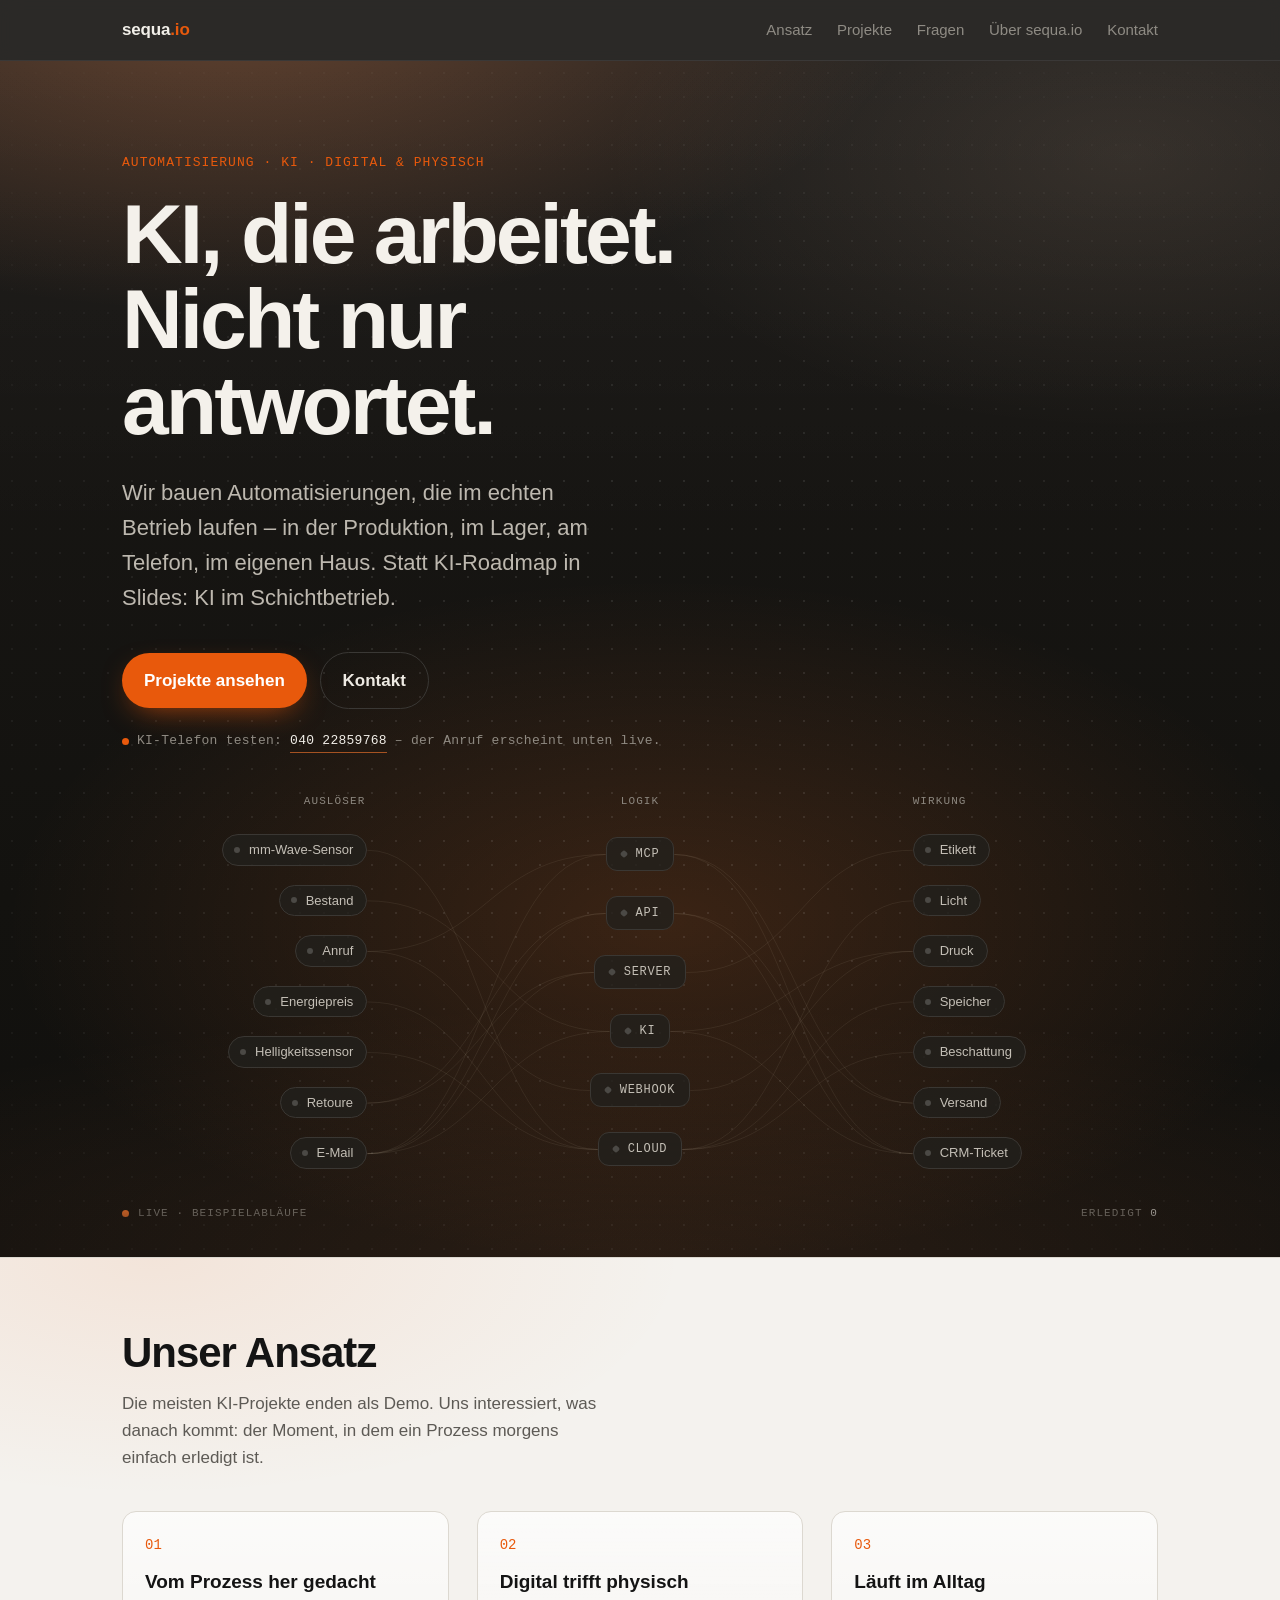
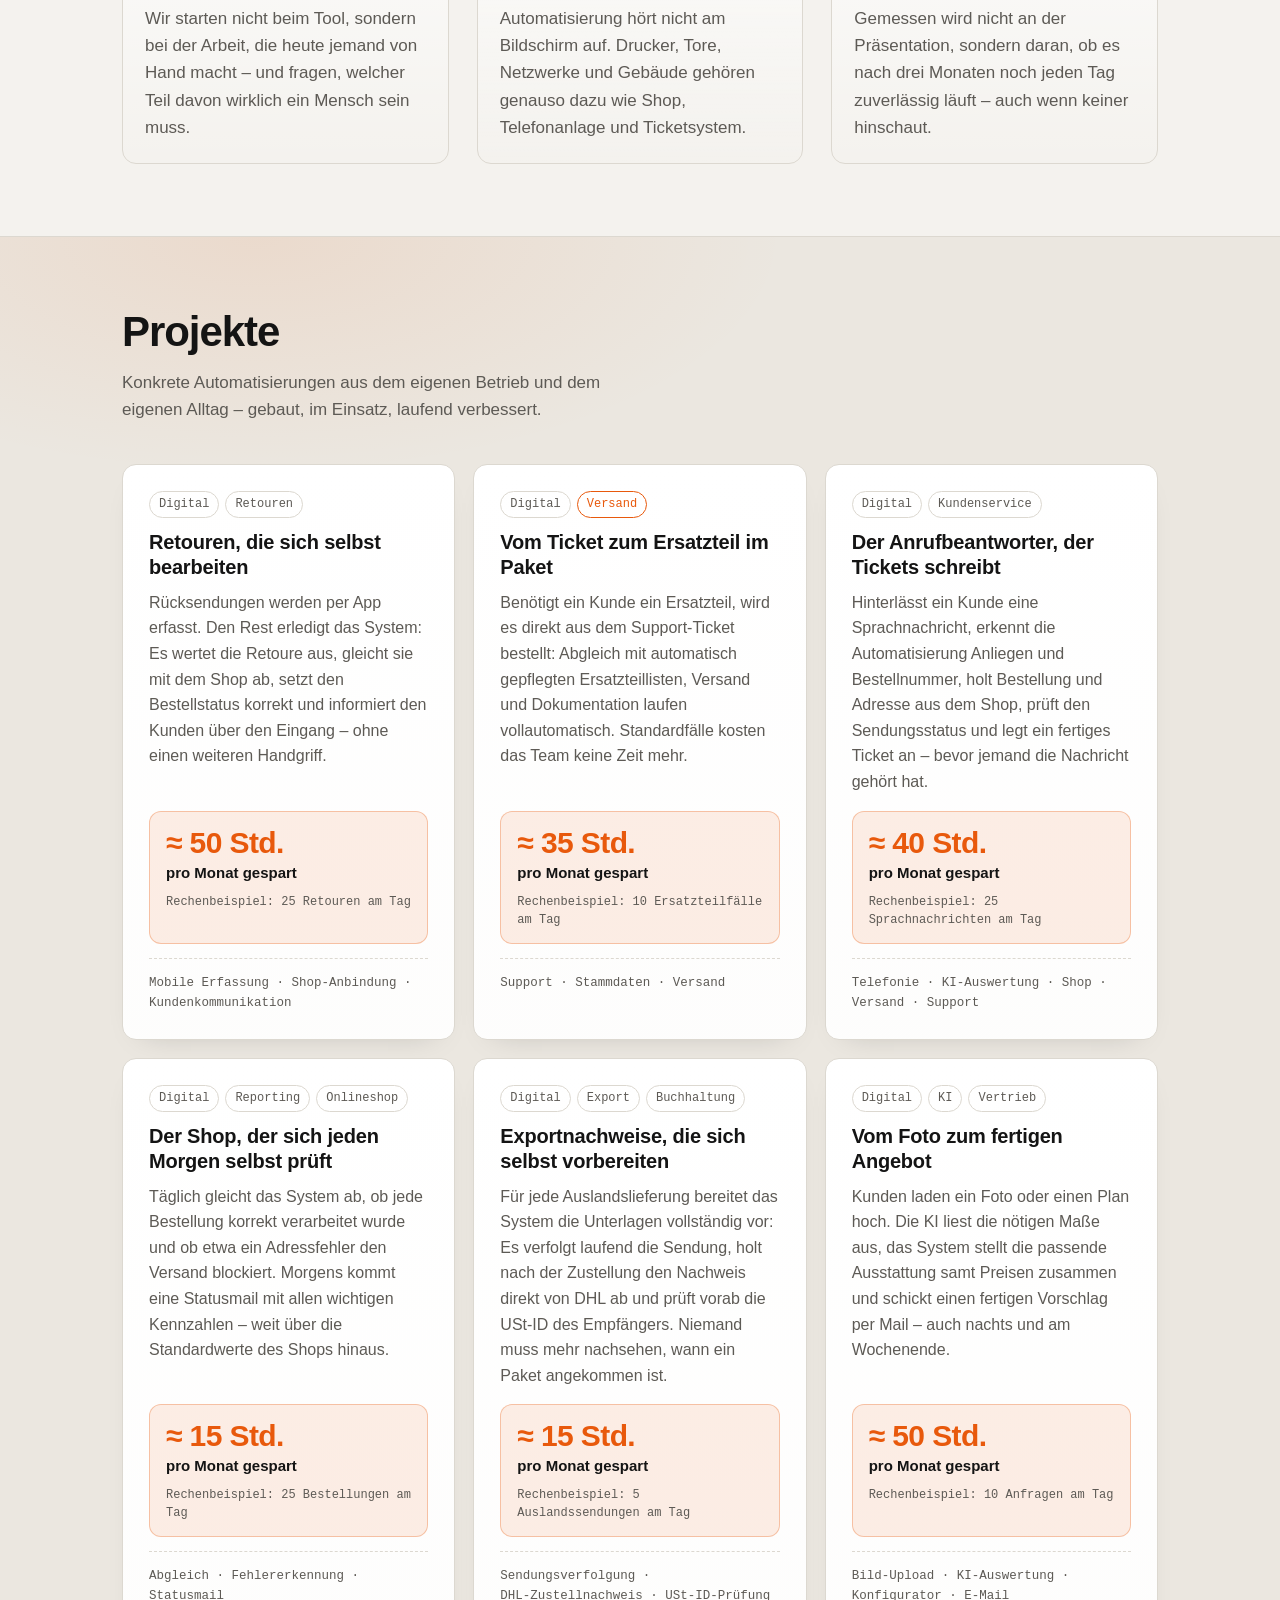
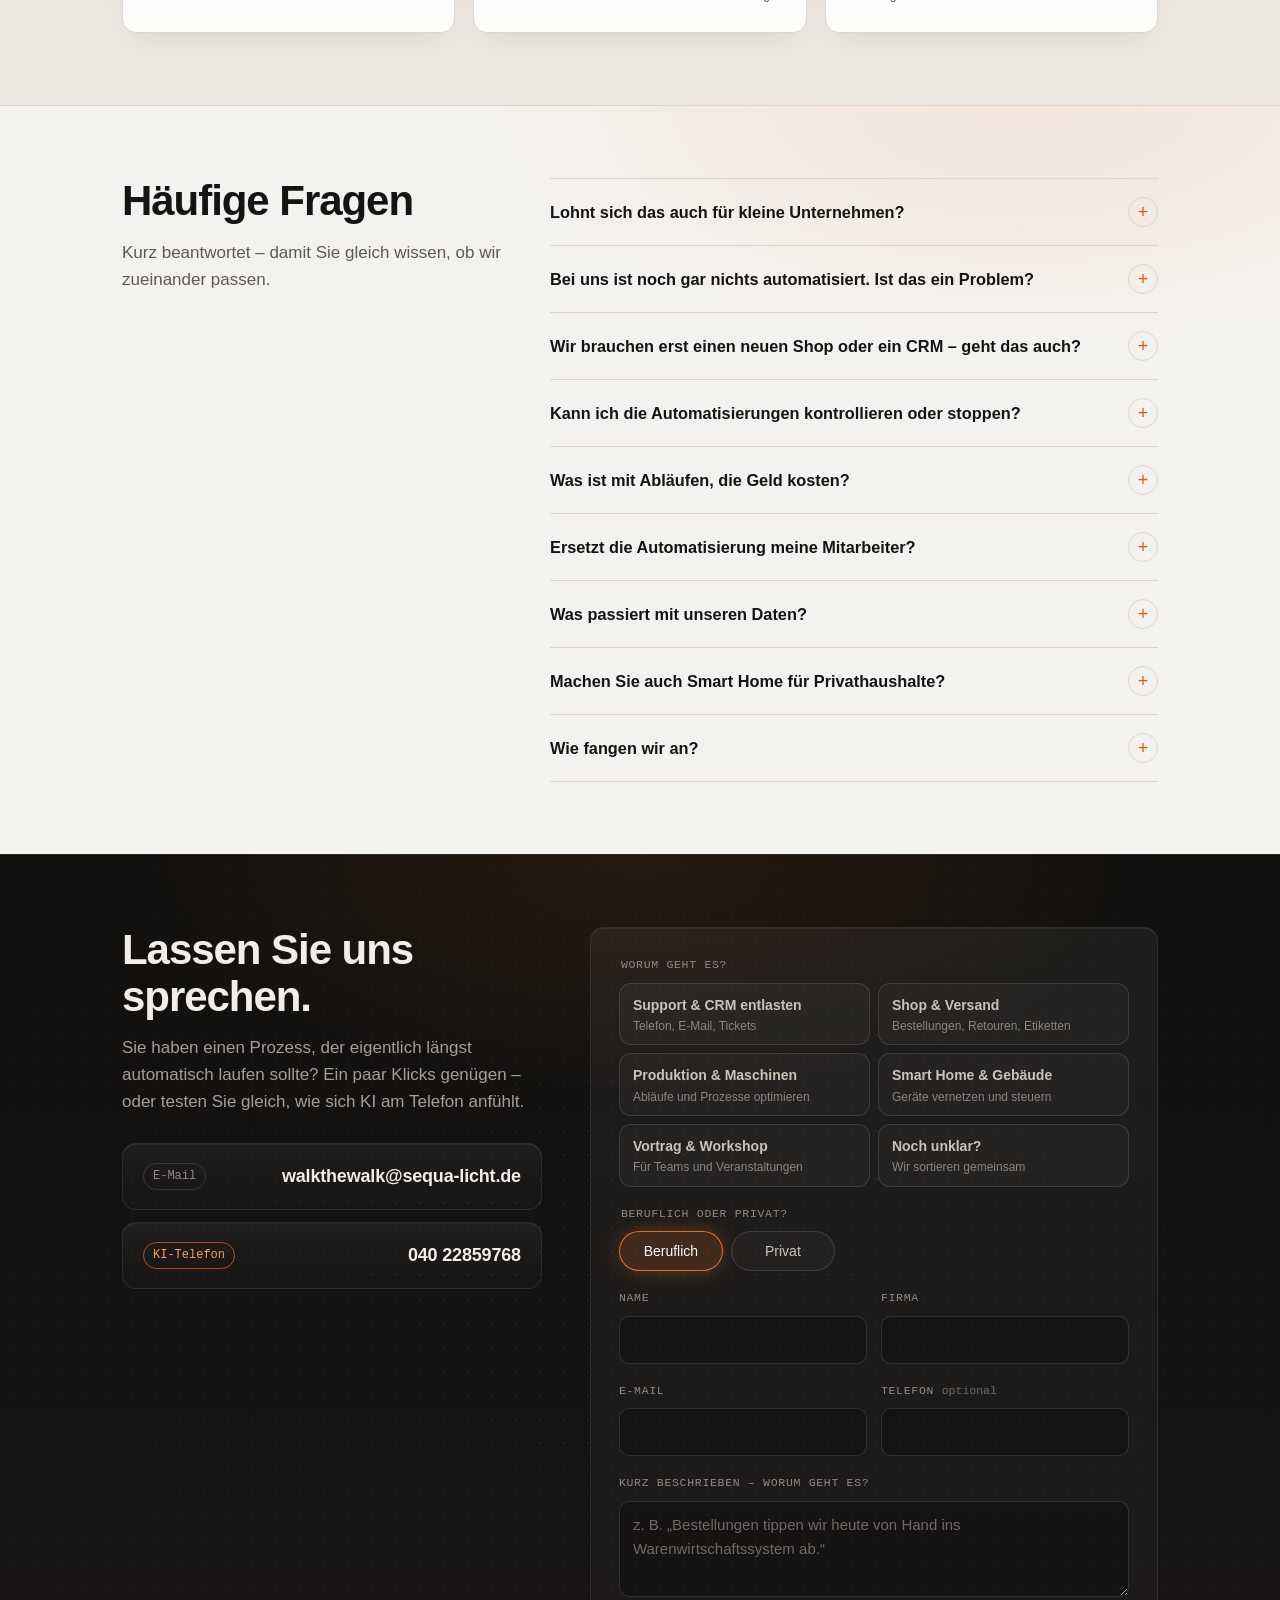
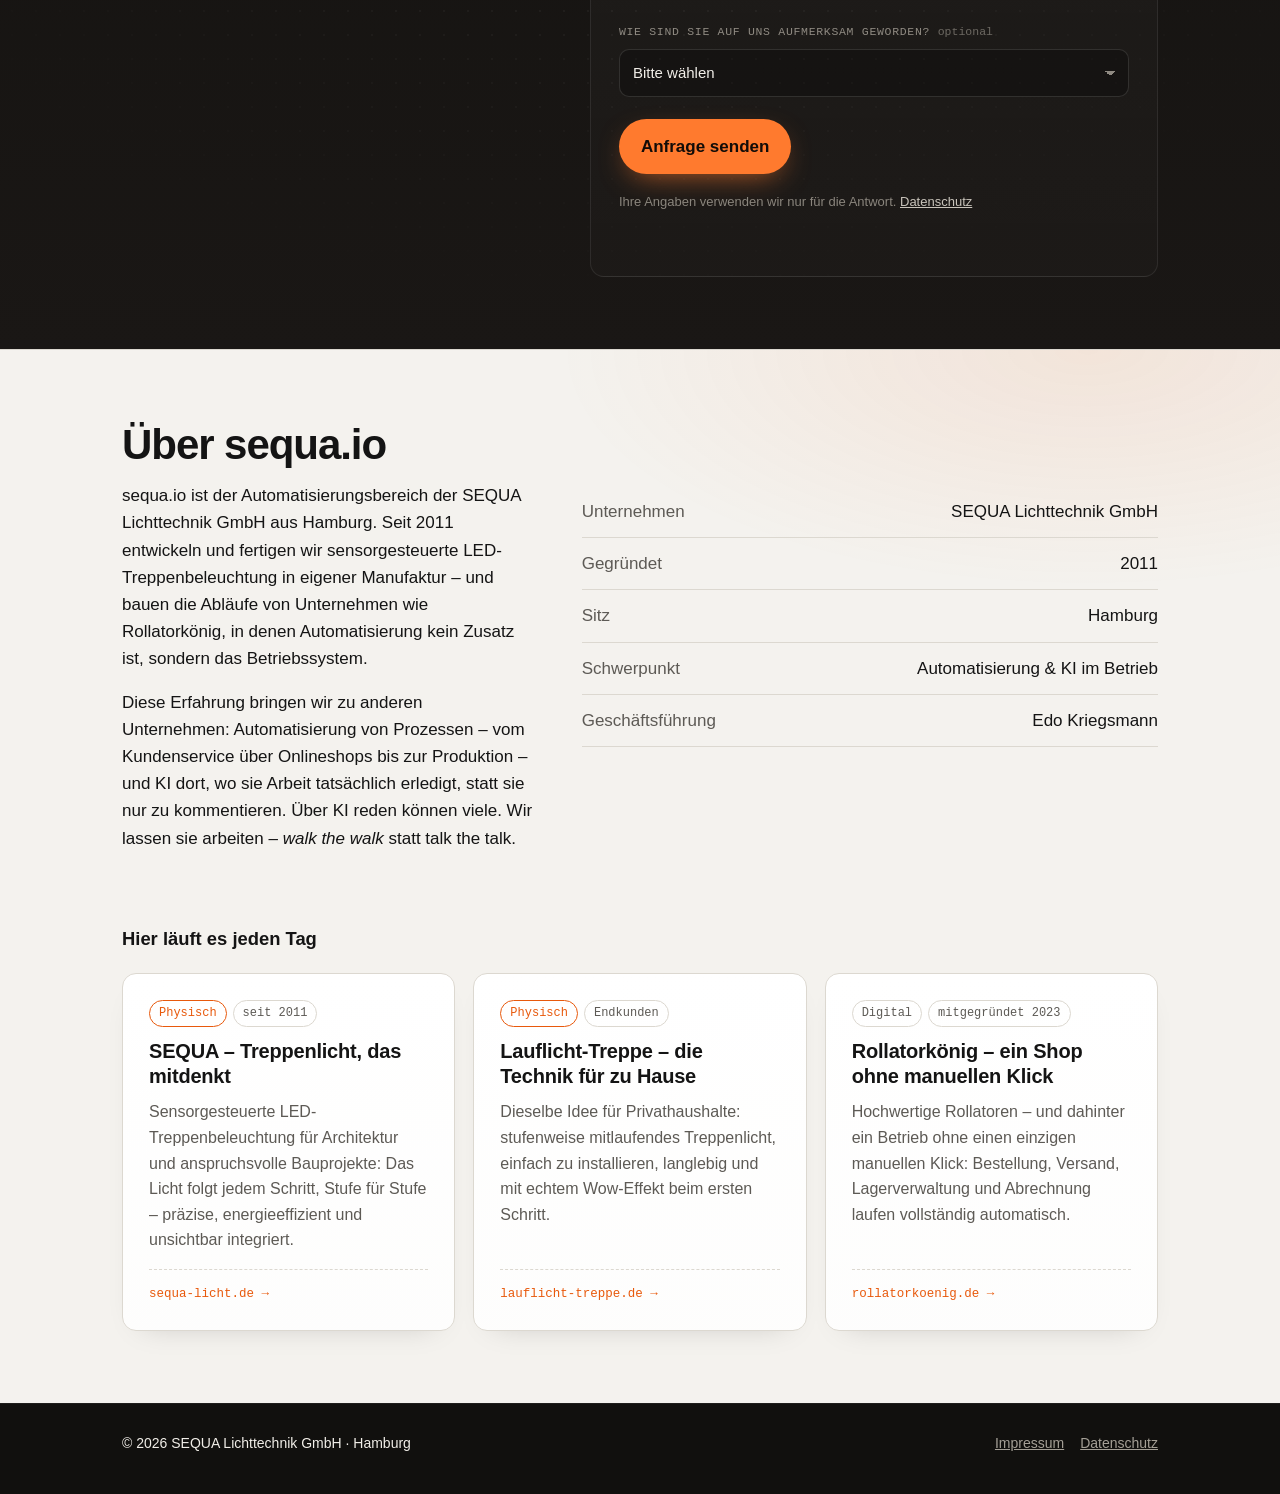
<file: index.html>
<!DOCTYPE html>
<html lang="de">
<head>
  <meta charset="utf-8">
  <meta name="viewport" content="width=device-width, initial-scale=1">
  <title>sequa.io – Automatisierung und KI im Realeinsatz</title>
  <meta name="description" content="sequa.io automatisiert Abläufe mit KI, die im echten Betrieb arbeitet – vom Kundenservice über Shop und Versand bis zur Produktion. Digital und physisch. SEQUA Lichttechnik GmbH, Hamburg.">
  <meta property="og:title" content="sequa.io – Automatisierung und KI im Realeinsatz">
  <meta property="og:description" content="Automatisierung und KI im Realeinsatz – statt KI-Roadmap in Slides: KI im Schichtbetrieb. Aus Hamburg.">
  <meta property="og:site_name" content="sequa.io">
  <meta property="og:locale" content="de_DE">
  <meta property="og:type" content="website">
  <meta property="og:image" content="https://sequa.io/og.png">
  <meta property="og:image:width" content="1200">
  <meta property="og:image:height" content="630">
  <meta property="og:image:alt" content="sequa.io – KI, die arbeitet. Nicht nur antwortet.">
  <meta name="twitter:card" content="summary_large_image">
  <meta property="og:url" content="https://sequa.io/">
  <link rel="canonical" href="https://sequa.io/">
  <meta name="theme-color" content="#1a1816">
  <link rel="stylesheet" href="style.css?v=07cf08b">
  <link rel="icon" href="data:image/svg+xml,%3Csvg xmlns='http://www.w3.org/2000/svg' viewBox='0 0 32 32'%3E%3Crect width='32' height='32' rx='7' fill='%23e8590c'/%3E%3Ctext x='16' y='22' font-family='Arial' font-weight='700' font-size='16' text-anchor='middle' fill='white'%3ES%3C/text%3E%3C/svg%3E">
  <script type="application/ld+json">
  {"@context":"https://schema.org","@type":"Organization","name":"SEQUA Lichttechnik GmbH","alternateName":["SEQUA","sequa.io"],"url":"https://sequa.io/","logo":"https://sequa.io/og.png","email":"walkthewalk@sequa-licht.de",
   "telephone":"+49 40 22859768","address":{"@type":"PostalAddress","streetAddress":"Koppel 14, Haus 2","postalCode":"20099","addressLocality":"Hamburg","addressCountry":"DE"},
   "founder":{"@type":"Person","name":"Edo Kriegsmann","url":"https://edokriegsmann.de/"},"foundingDate":"2011","sameAs":["https://sequa-licht.de/"]}
  </script>
  <script type="application/ld+json">
  {"@context": "https://schema.org", "@type": "FAQPage", "mainEntity": [{"@type": "Question", "name": "Lohnt sich das auch für kleine Unternehmen?", "acceptedAnswer": {"@type": "Answer", "text": "Ja, gerade für kleine und mittlere Unternehmen. Wo wenige Leute viel erledigen, spart jeder automatisierte Handgriff spürbar Zeit. Wir starten mit einem konkreten Ablauf – nicht mit einem Großprojekt."}}, {"@type": "Question", "name": "Bei uns ist noch gar nichts automatisiert. Ist das ein Problem?", "acceptedAnswer": {"@type": "Answer", "text": "Im Gegenteil – das ist perfekt. Dann muss nichts Altes ersetzt oder umgebaut werden, und alles entsteht von Anfang an sauber aus einem Guss."}}, {"@type": "Question", "name": "Wir brauchen erst einen neuen Shop oder ein CRM – geht das auch?", "acceptedAnswer": {"@type": "Answer", "text": "Auch perfekt. Gemeinsam mit unseren Partnern aus Design und Webentwicklung entsteht beides zusammen: ein neues System, in dem die Automatisierung von Anfang an mitgedacht ist."}}, {"@type": "Question", "name": "Kann ich die Automatisierungen kontrollieren oder stoppen?", "acceptedAnswer": {"@type": "Answer", "text": "Jederzeit und von überall. Außerdem überwachen wir die Abläufe laufend: Fehler werden uns automatisch gemeldet – in der Regel, bevor Sie überhaupt etwas merken."}}, {"@type": "Question", "name": "Was ist mit Abläufen, die Geld kosten?", "acceptedAnswer": {"@type": "Answer", "text": "Alles, was Kosten verursacht – etwa Einkäufe, Zahlungen oder kostenpflichtige Buchungen –, läuft nur mit der Bestätigung eines Menschen. Die Automatisierung bereitet vor, entschieden wird von Ihnen."}}, {"@type": "Question", "name": "Ersetzt die Automatisierung meine Mitarbeiter?", "acceptedAnswer": {"@type": "Answer", "text": "Nein – sie entlastet sie. Abtippen, Abgleichen und Status nachhalten laufen automatisch, und Ihr Team hat den Kopf frei für Wachstum statt für Statusverwaltung."}}, {"@type": "Question", "name": "Was passiert mit unseren Daten?", "acceptedAnswer": {"@type": "Answer", "text": "Wir verarbeiten nur, was ein Ablauf wirklich braucht, und klären vorab mit Ihnen, wo welche Daten liegen – einschließlich der Auftragsverarbeitung nach DSGVO."}}, {"@type": "Question", "name": "Machen Sie auch Smart Home für Privathaushalte?", "acceptedAnswer": {"@type": "Answer", "text": "Ja, auch privat. Unser Teil sind Konzept, Beratung und die eigentliche Automatisierung: welche Geräte wie zusammenspielen und was automatisch passieren soll. Im Neubau planen wir die Vernetzung von Anfang an mit, im Bestand und zur Miete setzen wir auf Funklösungen. Die Montage übernimmt Ihr Elektro- oder Fachbetrieb."}}, {"@type": "Question", "name": "Wie fangen wir an?", "acceptedAnswer": {"@type": "Answer", "text": "Mit einem kurzen Gespräch über einen Ablauf, der Sie heute Zeit kostet. Schreiben Sie uns über das Formular unten oder rufen Sie das KI-Telefon an – wir melden uns."}}]}
  </script>
</head>
<body>

<header class="top">
  <div class="wrap">
    <a class="brand" href="#">sequa<span>.io</span></a>
    <nav>
      <a href="#ansatz">Ansatz</a>
      <a href="#projekte">Projekte</a>
      <a href="#fragen">Fragen</a>
      <a href="#ueber">Über sequa.io</a>
      <a class="cta-link" href="#kontakt">Kontakt</a>
    </nav>
  </div>
</header>

<main>
  <section class="hero-dark" id="start">
    <div class="wrap hero">
    <div class="hero-text">
      <p class="eyebrow">Automatisierung · KI · Digital &amp; physisch</p>
      <h1>KI, die arbeitet. Nicht nur antwortet.</h1>
      <p class="lead">Wir bauen Automatisierungen, die im echten Betrieb laufen – in der Produktion, im Lager, am Telefon, im eigenen Haus. Statt KI-Roadmap in Slides: KI im Schichtbetrieb.</p>
      <a class="btn" href="#projekte">Projekte ansehen</a>
      <a class="btn ghost" href="#kontakt">Kontakt</a>
      <p class="hero-call"><i></i>KI-Telefon testen: <a href="tel:+494022859768">040 22859768</a> <span>– der Anruf erscheint unten live.</span></p>
    </div>
    </div>
    <div class="flow-stage" data-live-topic="edokriegsmann-live-ffc16752d7" role="img" aria-label="Animation: Ereignisse wie Anruf, E-Mail oder Energiepreis laufen über KI, API, MCP, Webhooks, Server und Cloud automatisch zu Druck, Versand, Licht, Beschattung oder Speicher.">
      <div class="flow-head"><span class="live"><i></i>Live · Beispielabläufe</span><span>Erledigt <b data-flow-count>0</b></span></div>
      <div class="flow-labels"><span>Auslöser</span><span>Logik</span><span>Wirkung</span></div>
    </div>
  </section>

  <section id="ansatz">
    <div class="wrap">
      <h2>Unser Ansatz</h2>
      <p class="section-intro">Die meisten KI-Projekte enden als Demo. Uns interessiert, was danach kommt: der Moment, in dem ein Prozess morgens einfach erledigt ist.</p>
      <div class="principles">
        <div>
          <span class="num">01</span>
          <h3>Vom Prozess her gedacht</h3>
          <p>Wir starten nicht beim Tool, sondern bei der Arbeit, die heute jemand von Hand macht – und fragen, welcher Teil davon wirklich ein Mensch sein muss.</p>
        </div>
        <div>
          <span class="num">02</span>
          <h3>Digital trifft physisch</h3>
          <p>Automatisierung hört nicht am Bildschirm auf. Drucker, Tore, Netzwerke und Gebäude gehören genauso dazu wie Shop, Telefonanlage und Ticketsystem.</p>
        </div>
        <div>
          <span class="num">03</span>
          <h3>Läuft im Alltag</h3>
          <p>Gemessen wird nicht an der Präsentation, sondern daran, ob es nach drei Monaten noch jeden Tag zuverlässig läuft – auch wenn keiner hinschaut.</p>
        </div>
      </div>
    </div>
  </section>

  <section id="projekte" class="alt">
    <div class="wrap">
      <h2>Projekte</h2>
      <p class="section-intro">Konkrete Automatisierungen aus dem eigenen Betrieb und dem eigenen Alltag – gebaut, im Einsatz, laufend verbessert.</p>
      <div class="projects">


        <article class="card">
          <div class="tags"><span class="tag">Digital</span><span class="tag">Retouren</span></div>
          <h3>Retouren, die sich selbst bearbeiten</h3>
          <p>Rücksendungen werden per App erfasst. Den Rest erledigt das System: Es wertet die Retoure aus, gleicht sie mit dem Shop ab, setzt den Bestellstatus korrekt und informiert den Kunden über den Eingang – ohne einen weiteren Handgriff.</p>
          <div class="ersparnis"><strong>≈ 50 Std.</strong><span>pro Monat gespart</span><small>Rechenbeispiel: 25 Retouren am Tag</small></div>
          <div class="stack">Mobile Erfassung · Shop-Anbindung · Kundenkommunikation</div>
        </article>

        <article class="card">
          <div class="tags"><span class="tag">Digital</span><span class="tag phys">Versand</span></div>
          <h3>Vom Ticket zum Ersatzteil im Paket</h3>
          <p>Benötigt ein Kunde ein Ersatzteil, wird es direkt aus dem Support-Ticket bestellt: Abgleich mit automatisch gepflegten Ersatzteillisten, Versand und Dokumentation laufen vollautomatisch. Standardfälle kosten das Team keine Zeit mehr.</p>
          <div class="ersparnis"><strong>≈ 35 Std.</strong><span>pro Monat gespart</span><small>Rechenbeispiel: 10 Ersatzteilfälle am Tag</small></div>
          <div class="stack">Support · Stammdaten · Versand</div>
        </article>

        <article class="card">
          <div class="tags"><span class="tag">Digital</span><span class="tag">Kundenservice</span></div>
          <h3>Der Anrufbeantworter, der Tickets schreibt</h3>
          <p>Hinterlässt ein Kunde eine Sprachnachricht, erkennt die Automatisierung Anliegen und Bestellnummer, holt Bestellung und Adresse aus dem Shop, prüft den Sendungsstatus und legt ein fertiges Ticket an – bevor jemand die Nachricht gehört hat.</p>
          <div class="ersparnis"><strong>≈ 40 Std.</strong><span>pro Monat gespart</span><small>Rechenbeispiel: 25 Sprachnachrichten am Tag</small></div>
          <div class="stack">Telefonie · KI-Auswertung · Shop · Versand · Support</div>
        </article>

        <article class="card">
          <div class="tags"><span class="tag">Digital</span><span class="tag">Reporting</span><span class="tag">Onlineshop</span></div>
          <h3>Der Shop, der sich jeden Morgen selbst prüft</h3>
          <p>Täglich gleicht das System ab, ob jede Bestellung korrekt verarbeitet wurde und ob etwa ein Adressfehler den Versand blockiert. Morgens kommt eine Statusmail mit allen wichtigen Kennzahlen – weit über die Standardwerte des Shops hinaus.</p>
          <div class="ersparnis"><strong>≈ 15 Std.</strong><span>pro Monat gespart</span><small>Rechenbeispiel: 25 Bestellungen am Tag</small></div>
          <div class="stack">Abgleich · Fehlererkennung · Statusmail</div>
        </article>

        <article class="card">
          <div class="tags"><span class="tag">Digital</span><span class="tag">Export</span><span class="tag">Buchhaltung</span></div>
          <h3>Exportnachweise, die sich selbst vorbereiten</h3>
          <p>Für jede Auslandslieferung bereitet das System die Unterlagen vollständig vor: Es verfolgt laufend die Sendung, holt nach der Zustellung den Nachweis direkt von DHL ab und prüft vorab die USt-ID des Empfängers. Niemand muss mehr nachsehen, wann ein Paket angekommen ist.</p>
          <div class="ersparnis"><strong>≈ 15 Std.</strong><span>pro Monat gespart</span><small>Rechenbeispiel: 5 Auslandssendungen am Tag</small></div>
          <div class="stack">Sendungsverfolgung · DHL&#8209;Zustellnachweis · USt&#8209;ID&#8209;Prüfung</div>
        </article>

        <article class="card">
          <div class="tags"><span class="tag">Digital</span><span class="tag">KI</span><span class="tag">Vertrieb</span></div>
          <h3>Vom Foto zum fertigen Angebot</h3>
          <p>Kunden laden ein Foto oder einen Plan hoch. Die KI liest die nötigen Maße aus, das System stellt die passende Ausstattung samt Preisen zusammen und schickt einen fertigen Vorschlag per Mail – auch nachts und am Wochenende.</p>
          <div class="ersparnis"><strong>≈ 50 Std.</strong><span>pro Monat gespart</span><small>Rechenbeispiel: 10 Anfragen am Tag</small></div>
          <div class="stack">Bild-Upload · KI-Auswertung · Konfigurator · E-Mail</div>
        </article>

      </div>
    </div>
  </section>

  <section id="fragen">
    <div class="wrap faq">
      <div class="faq-head">
        <h2>Häufige Fragen</h2>
        <p class="section-intro">Kurz beantwortet – damit Sie gleich wissen, ob wir zueinander passen.</p>
      </div>
      <div class="faq-list">
        <details>
          <summary>Lohnt sich das auch für kleine Unternehmen?</summary>
          <p>Ja, gerade für kleine und mittlere Unternehmen. Wo wenige Leute viel erledigen, spart jeder automatisierte Handgriff spürbar Zeit. Wir starten mit einem konkreten Ablauf – nicht mit einem Großprojekt.</p>
        </details>
        <details>
          <summary>Bei uns ist noch gar nichts automatisiert. Ist das ein Problem?</summary>
          <p>Im Gegenteil – das ist perfekt. Dann muss nichts Altes ersetzt oder umgebaut werden, und alles entsteht von Anfang an sauber aus einem Guss.</p>
        </details>
        <details>
          <summary>Wir brauchen erst einen neuen Shop oder ein CRM – geht das auch?</summary>
          <p>Auch perfekt. Gemeinsam mit unseren Partnern aus Design und Webentwicklung entsteht beides zusammen: ein neues System, in dem die Automatisierung von Anfang an mitgedacht ist.</p>
        </details>
        <details>
          <summary>Kann ich die Automatisierungen kontrollieren oder stoppen?</summary>
          <p>Jederzeit und von überall. Außerdem überwachen wir die Abläufe laufend: Fehler werden uns automatisch gemeldet – in der Regel, bevor Sie überhaupt etwas merken.</p>
        </details>
        <details>
          <summary>Was ist mit Abläufen, die Geld kosten?</summary>
          <p>Alles, was Kosten verursacht – etwa Einkäufe, Zahlungen oder kostenpflichtige Buchungen –, läuft nur mit der Bestätigung eines Menschen. Die Automatisierung bereitet vor, entschieden wird von Ihnen.</p>
        </details>
        <details>
          <summary>Ersetzt die Automatisierung meine Mitarbeiter?</summary>
          <p>Nein – sie entlastet sie. Abtippen, Abgleichen und Status nachhalten laufen automatisch, und Ihr Team hat den Kopf frei für Wachstum statt für Statusverwaltung.</p>
        </details>
        <details>
          <summary>Was passiert mit unseren Daten?</summary>
          <p>Wir verarbeiten nur, was ein Ablauf wirklich braucht, und klären vorab mit Ihnen, wo welche Daten liegen – einschließlich der Auftragsverarbeitung nach DSGVO.</p>
        </details>
        <details>
          <summary>Machen Sie auch Smart Home für Privathaushalte?</summary>
          <p>Ja, auch privat. Unser Teil sind Konzept, Beratung und die eigentliche Automatisierung: welche Geräte wie zusammenspielen und was automatisch passieren soll. Im Neubau planen wir die Vernetzung von Anfang an mit, im Bestand und zur Miete setzen wir auf Funklösungen. Die Montage übernimmt Ihr Elektro- oder Fachbetrieb.</p>
        </details>
        <details>
          <summary>Wie fangen wir an?</summary>
          <p>Mit einem kurzen Gespräch über einen Ablauf, der Sie heute Zeit kostet. Schreiben Sie uns über das Formular unten oder rufen Sie das KI-Telefon an – wir melden uns.</p>
        </details>
      </div>
    </div>
  </section>

  <section id="kontakt" class="contact dark">
    <div class="wrap contact-grid">
      <div class="contact-side">
        <h2>Lassen Sie uns sprechen.</h2>
        <p class="section-intro">Sie haben einen Prozess, der eigentlich längst automatisch laufen sollte? Ein paar Klicks genügen – oder testen Sie gleich, wie sich KI am Telefon anfühlt.</p>
        <div class="contact-cards">
          <a class="card contact-card" href="mailto:walkthewalk@sequa-licht.de">
            <span class="tag">E-Mail</span>
            <strong>walkthewalk@sequa-licht.de</strong>
          </a>
          <a class="card contact-card" href="tel:+494022859768">
            <span class="tag phys">KI-Telefon</span>
            <strong>040 22859768</strong>
          </a>
        </div>
      </div>

      <form class="card cform" action="https://rollatorkoenig.app.n8n.cloud/webhook/kontakt-524010c5e5" method="post" novalidate>
        <fieldset>
          <legend>Worum geht es?</legend>
          <div class="chips tiles">
            <label><input type="radio" name="thema" value="Support &amp; CRM entlasten" required><span><b>Support &amp; CRM entlasten</b><small>Telefon, E-Mail, Tickets</small></span></label>
            <label><input type="radio" name="thema" value="Shop &amp; Versand"><span><b>Shop &amp; Versand</b><small>Bestellungen, Retouren, Etiketten</small></span></label>
            <label><input type="radio" name="thema" value="Produktion &amp; Maschinen"><span><b>Produktion &amp; Maschinen</b><small>Abläufe und Prozesse optimieren</small></span></label>
            <label><input type="radio" name="thema" value="Smart Home &amp; Gebäude"><span><b>Smart Home &amp; Gebäude</b><small>Geräte vernetzen und steuern</small></span></label>
            <label><input type="radio" name="thema" value="Vortrag &amp; Workshop"><span><b>Vortrag &amp; Workshop</b><small>Für Teams und Veranstaltungen</small></span></label>
            <label><input type="radio" name="thema" value="Noch unklar?"><span><b>Noch unklar?</b><small>Wir sortieren gemeinsam</small></span></label>
          </div>
        </fieldset>

        <fieldset>
          <legend>Beruflich oder privat?</legend>
          <div class="chips seg">
            <label><input type="radio" name="art" value="Beruflich" checked><span>Beruflich</span></label>
            <label><input type="radio" name="art" value="Privat"><span>Privat</span></label>
          </div>
        </fieldset>

        <div class="row">
          <label class="field"><span>Name</span><input name="name" autocomplete="name" required></label>
          <label class="field only-job"><span>Firma</span><input name="firma" autocomplete="organization"></label>
        </div>
        <div class="row">
          <label class="field"><span>E-Mail</span><input name="email" type="email" autocomplete="email" required></label>
          <label class="field"><span>Telefon <em>optional</em></span><input name="telefon" type="tel" autocomplete="tel"></label>
        </div>

        <label class="field"><span>Kurz beschrieben – worum geht es?</span>
          <textarea name="nachricht" rows="3" placeholder="z. B. „Bestellungen tippen wir heute von Hand ins Warenwirtschaftssystem ab.“"></textarea></label>

        <label class="field"><span>Wie sind Sie auf uns aufmerksam geworden? <em>optional</em></span>
          <select name="quelle">
            <option value="">Bitte wählen</option>
            <option>Empfehlung</option><option>Suchmaschine</option><option>LinkedIn</option>
            <option>Veranstaltung oder Vortrag</option><option>SEQUA, Lauflicht-Treppe oder Rollatorkönig</option><option>Sonstiges</option>
          </select></label>

        <label class="hp" aria-hidden="true">Bitte leer lassen <input name="website" tabindex="-1" autocomplete="off"></label>
        <input type="hidden" name="t0" value="">

        <div class="cform-foot">
          <button class="btn" type="submit">Anfrage senden</button>
          <small>Ihre Angaben verwenden wir nur für die Antwort. <a href="datenschutz.html">Datenschutz</a></small>
        </div>
        <p class="cform-msg" role="status" aria-live="polite"></p>
      </form>
    </div>
  </section>

  <section id="ueber">
    <div class="wrap">
      <div class="about">
        <div>
          <h2>Über sequa.io</h2>
          <p>sequa.io ist der Automatisierungsbereich der SEQUA Lichttechnik GmbH aus Hamburg. Seit 2011 entwickeln und fertigen wir sensorgesteuerte LED-Treppenbeleuchtung in eigener Manufaktur – und bauen die Abläufe von Unternehmen wie Rollatorkönig, in denen Automatisierung kein Zusatz ist, sondern das Betriebssystem.</p>
          <p>Diese Erfahrung bringen wir zu anderen Unternehmen: Automatisierung von Prozessen – vom Kundenservice über Onlineshops bis zur Produktion – und KI dort, wo sie Arbeit tatsächlich erledigt, statt sie nur zu kommentieren. Über KI reden können viele. Wir lassen sie arbeiten – <em>walk the walk</em> statt talk the talk.</p>
        </div>
        <ul class="facts about-facts">
          <li><span>Unternehmen</span><span>SEQUA Lichttechnik GmbH</span></li>
          <li><span>Gegründet</span><span>2011</span></li>
          <li><span>Sitz</span><span>Hamburg</span></li>
          <li><span>Schwerpunkt</span><span>Automatisierung &amp; KI im Betrieb</span></li>
          <li><span>Geschäftsführung</span><span>Edo Kriegsmann</span></li>
        </ul>
      </div>
      <h3 class="sub-head">Hier läuft es jeden Tag</h3>
      <div class="projects">

        <article class="card">
          <div class="tags"><span class="tag phys">Physisch</span><span class="tag">seit 2011</span></div>
          <h3>SEQUA – Treppenlicht, das mitdenkt</h3>
          <p>Sensorgesteuerte LED-Treppenbeleuchtung für Architektur und anspruchsvolle Bauprojekte: Das Licht folgt jedem Schritt, Stufe für Stufe – präzise, energieeffizient und unsichtbar integriert.</p>
          <div class="stack"><a href="https://sequa-licht.de/" rel="noopener">sequa-licht.de →</a></div>
        </article>

        <article class="card">
          <div class="tags"><span class="tag phys">Physisch</span><span class="tag">Endkunden</span></div>
          <h3>Lauflicht-Treppe – die Technik für zu Hause</h3>
          <p>Dieselbe Idee für Privathaushalte: stufenweise mitlaufendes Treppenlicht, einfach zu installieren, langlebig und mit echtem Wow-Effekt beim ersten Schritt.</p>
          <div class="stack"><a href="https://lauflicht-treppe.de/" rel="noopener">lauflicht-treppe.de →</a></div>
        </article>

        <article class="card">
          <div class="tags"><span class="tag">Digital</span><span class="tag">mitgegründet 2023</span></div>
          <h3>Rollatorkönig – ein Shop ohne manuellen Klick</h3>
          <p>Hochwertige Rollatoren – und dahinter ein Betrieb ohne einen einzigen manuellen Klick: Bestellung, Versand, Lagerverwaltung und Abrechnung laufen vollständig automatisch.</p>
          <div class="stack"><a href="https://rollatorkoenig.de/" rel="noopener">rollatorkoenig.de →</a></div>
        </article>

      </div>
    </div>
  </section>
</main>

<footer class="dark">
  <div class="wrap">
    <span>© 2026 SEQUA Lichttechnik GmbH · Hamburg</span>
    <span><a href="impressum.html">Impressum</a><a href="datenschutz.html">Datenschutz</a></span>
  </div>
</footer>

<script src="flow.js?v=07cf08b" defer></script>
<script src="form.js?v=07cf08b" defer></script>
</body>
</html>
</file>
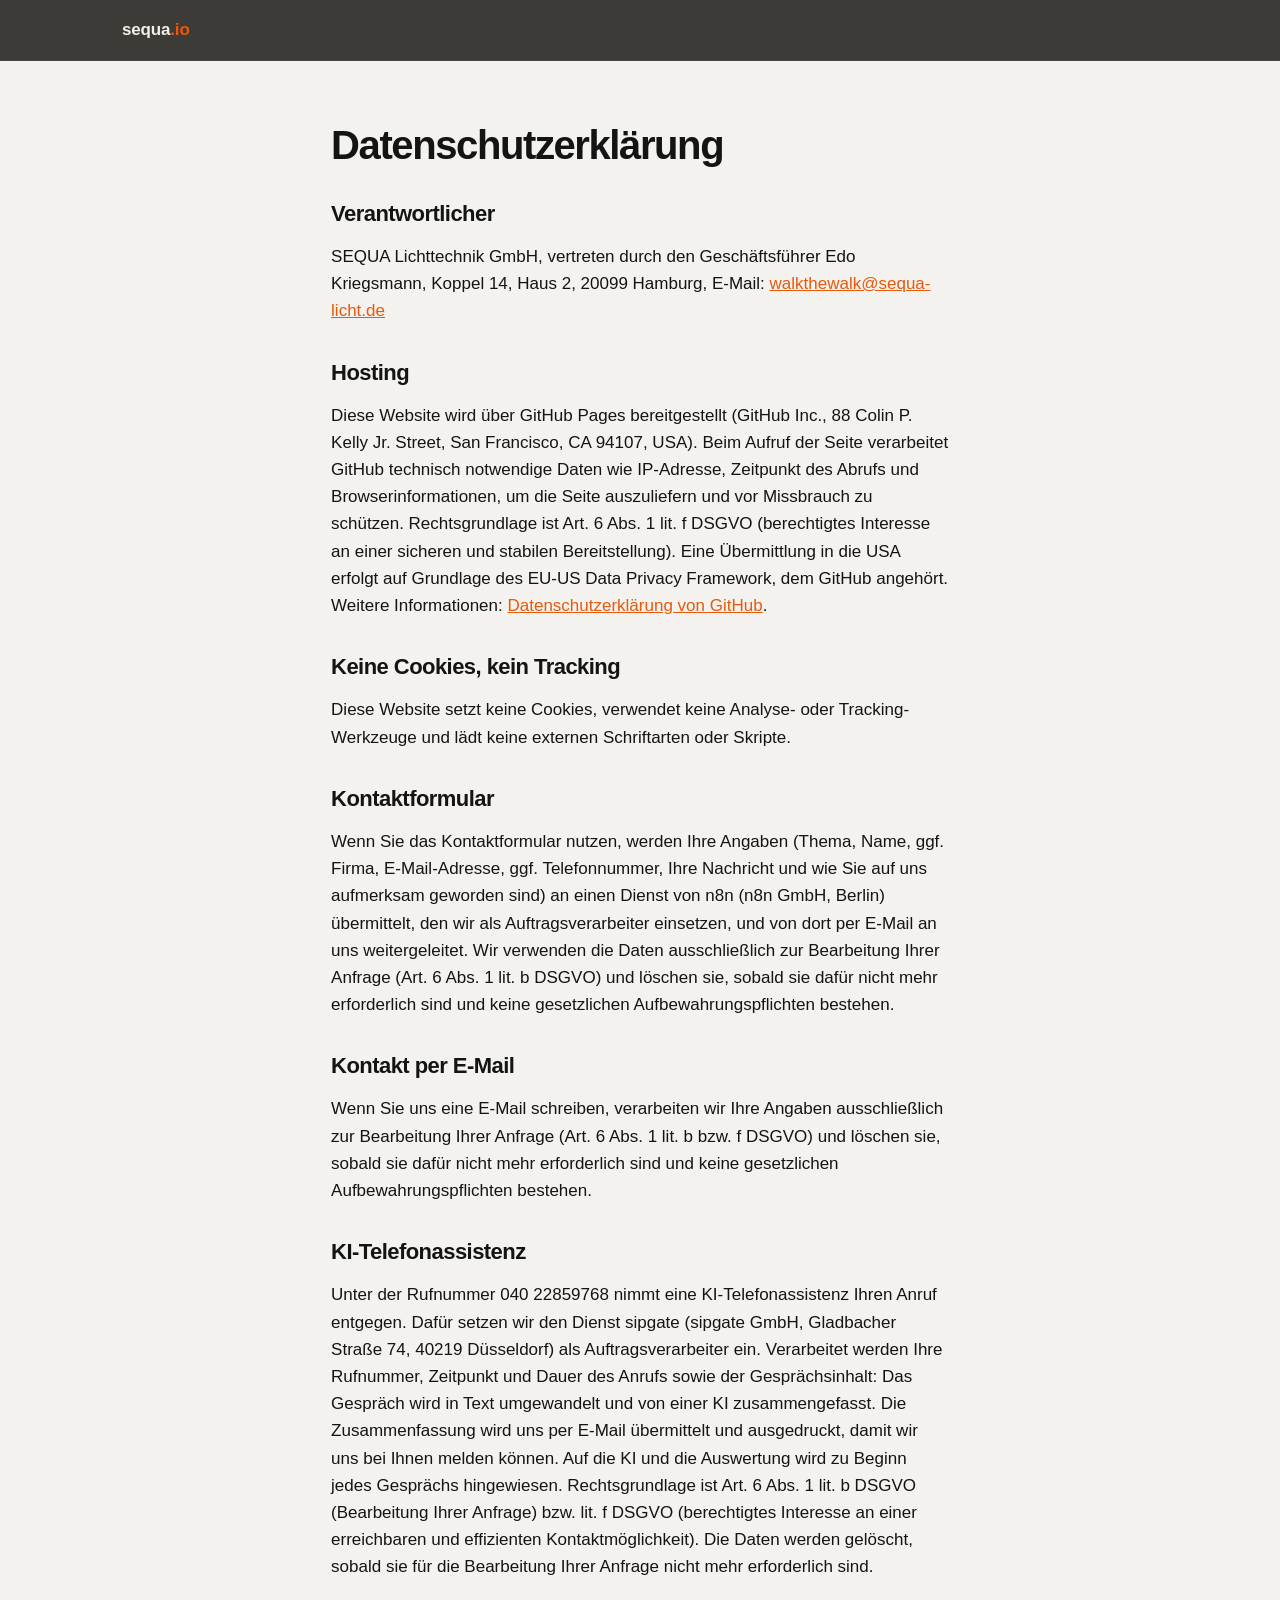
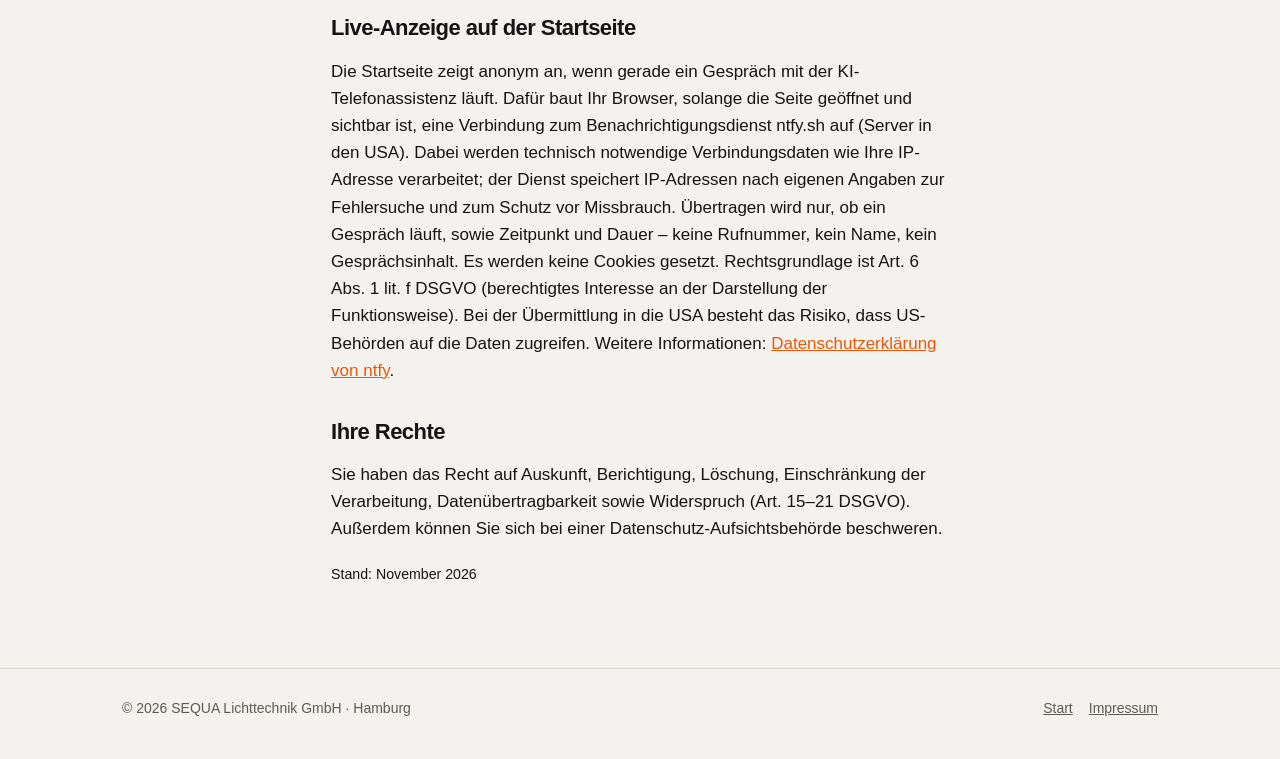
<file: datenschutz.html>
<!DOCTYPE html>
<html lang="de">
<head>
  <meta charset="utf-8">
  <meta name="viewport" content="width=device-width, initial-scale=1">
  <title>Datenschutz – sequa.io</title>
  <meta name="robots" content="noindex">
  <link rel="icon" href="data:image/svg+xml,%3Csvg xmlns='http://www.w3.org/2000/svg' viewBox='0 0 32 32'%3E%3Crect width='32' height='32' rx='7' fill='%23e8590c'/%3E%3Ctext x='16' y='22' font-family='Arial' font-weight='700' font-size='16' text-anchor='middle' fill='white'%3ES%3C/text%3E%3C/svg%3E">
  <link rel="stylesheet" href="style.css?v=07cf08b">
</head>
<body>
<header class="top"><div class="wrap"><a class="brand" href="./">sequa<span>.io</span></a></div></header>
<main class="wrap legal">
  <h1>Datenschutzerklärung</h1>

  <h2>Verantwortlicher</h2>
  <p>SEQUA Lichttechnik GmbH, vertreten durch den Geschäftsführer Edo Kriegsmann, Koppel 14, Haus 2, 20099 Hamburg, E-Mail: <a href="mailto:walkthewalk@sequa-licht.de">walkthewalk@sequa-licht.de</a></p>

  <h2>Hosting</h2>
  <p>Diese Website wird über GitHub Pages bereitgestellt (GitHub Inc., 88 Colin P. Kelly Jr. Street, San Francisco, CA 94107, USA). Beim Aufruf der Seite verarbeitet GitHub technisch notwendige Daten wie IP-Adresse, Zeitpunkt des Abrufs und Browserinformationen, um die Seite auszuliefern und vor Missbrauch zu schützen. Rechtsgrundlage ist Art. 6 Abs. 1 lit. f DSGVO (berechtigtes Interesse an einer sicheren und stabilen Bereitstellung). Eine Übermittlung in die USA erfolgt auf Grundlage des EU-US Data Privacy Framework, dem GitHub angehört. Weitere Informationen: <a href="https://docs.github.com/de/site-policy/privacy-policies/github-general-privacy-statement">Datenschutzerklärung von GitHub</a>.</p>

  <h2>Keine Cookies, kein Tracking</h2>
  <p>Diese Website setzt keine Cookies, verwendet keine Analyse- oder Tracking-Werkzeuge und lädt keine externen Schriftarten oder Skripte.</p>

  <h2>Kontaktformular</h2>
  <p>Wenn Sie das Kontaktformular nutzen, werden Ihre Angaben (Thema, Name, ggf. Firma, E-Mail-Adresse, ggf. Telefonnummer, Ihre Nachricht und wie Sie auf uns aufmerksam geworden sind) an einen Dienst von n8n (n8n GmbH, Berlin) übermittelt, den wir als Auftragsverarbeiter einsetzen, und von dort per E-Mail an uns weitergeleitet. Wir verwenden die Daten ausschließlich zur Bearbeitung Ihrer Anfrage (Art. 6 Abs. 1 lit. b DSGVO) und löschen sie, sobald sie dafür nicht mehr erforderlich sind und keine gesetzlichen Aufbewahrungspflichten bestehen.</p>

  <h2>Kontakt per E-Mail</h2>
  <p>Wenn Sie uns eine E-Mail schreiben, verarbeiten wir Ihre Angaben ausschließlich zur Bearbeitung Ihrer Anfrage (Art. 6 Abs. 1 lit. b bzw. f DSGVO) und löschen sie, sobald sie dafür nicht mehr erforderlich sind und keine gesetzlichen Aufbewahrungspflichten bestehen.</p>

  <h2>KI-Telefonassistenz</h2>
  <p>Unter der Rufnummer 040 22859768 nimmt eine KI-Telefonassistenz Ihren Anruf entgegen. Dafür setzen wir den Dienst sipgate (sipgate GmbH, Gladbacher Straße 74, 40219 Düsseldorf) als Auftragsverarbeiter ein. Verarbeitet werden Ihre Rufnummer, Zeitpunkt und Dauer des Anrufs sowie der Gesprächsinhalt: Das Gespräch wird in Text umgewandelt und von einer KI zusammengefasst. Die Zusammenfassung wird uns per E-Mail übermittelt und ausgedruckt, damit wir uns bei Ihnen melden können. Auf die KI und die Auswertung wird zu Beginn jedes Gesprächs hingewiesen. Rechtsgrundlage ist Art. 6 Abs. 1 lit. b DSGVO (Bearbeitung Ihrer Anfrage) bzw. lit. f DSGVO (berechtigtes Interesse an einer erreichbaren und effizienten Kontaktmöglichkeit). Die Daten werden gelöscht, sobald sie für die Bearbeitung Ihrer Anfrage nicht mehr erforderlich sind.</p>

  <h2>Live-Anzeige auf der Startseite</h2>
  <p>Die Startseite zeigt anonym an, wenn gerade ein Gespräch mit der KI-Telefonassistenz läuft. Dafür baut Ihr Browser, solange die Seite geöffnet und sichtbar ist, eine Verbindung zum Benachrichtigungsdienst ntfy.sh auf (Server in den USA). Dabei werden technisch notwendige Verbindungsdaten wie Ihre IP-Adresse verarbeitet; der Dienst speichert IP-Adressen nach eigenen Angaben zur Fehlersuche und zum Schutz vor Missbrauch. Übertragen wird nur, ob ein Gespräch läuft, sowie Zeitpunkt und Dauer – keine Rufnummer, kein Name, kein Gesprächsinhalt. Es werden keine Cookies gesetzt. Rechtsgrundlage ist Art. 6 Abs. 1 lit. f DSGVO (berechtigtes Interesse an der Darstellung der Funktionsweise). Bei der Übermittlung in die USA besteht das Risiko, dass US-Behörden auf die Daten zugreifen. Weitere Informationen: <a href="https://docs.ntfy.sh/privacy/">Datenschutzerklärung von ntfy</a>.</p>

  <h2>Ihre Rechte</h2>
  <p>Sie haben das Recht auf Auskunft, Berichtigung, Löschung, Einschränkung der Verarbeitung, Datenübertragbarkeit sowie Widerspruch (Art. 15–21 DSGVO). Außerdem können Sie sich bei einer Datenschutz-Aufsichtsbehörde beschweren.</p>

  <p><small>Stand: November 2026</small></p>
</main>
<footer><div class="wrap"><span>© 2026 SEQUA Lichttechnik GmbH · Hamburg</span><span><a href="./">Start</a><a href="impressum.html">Impressum</a></span></div></footer>
</body>
</html>
</file>
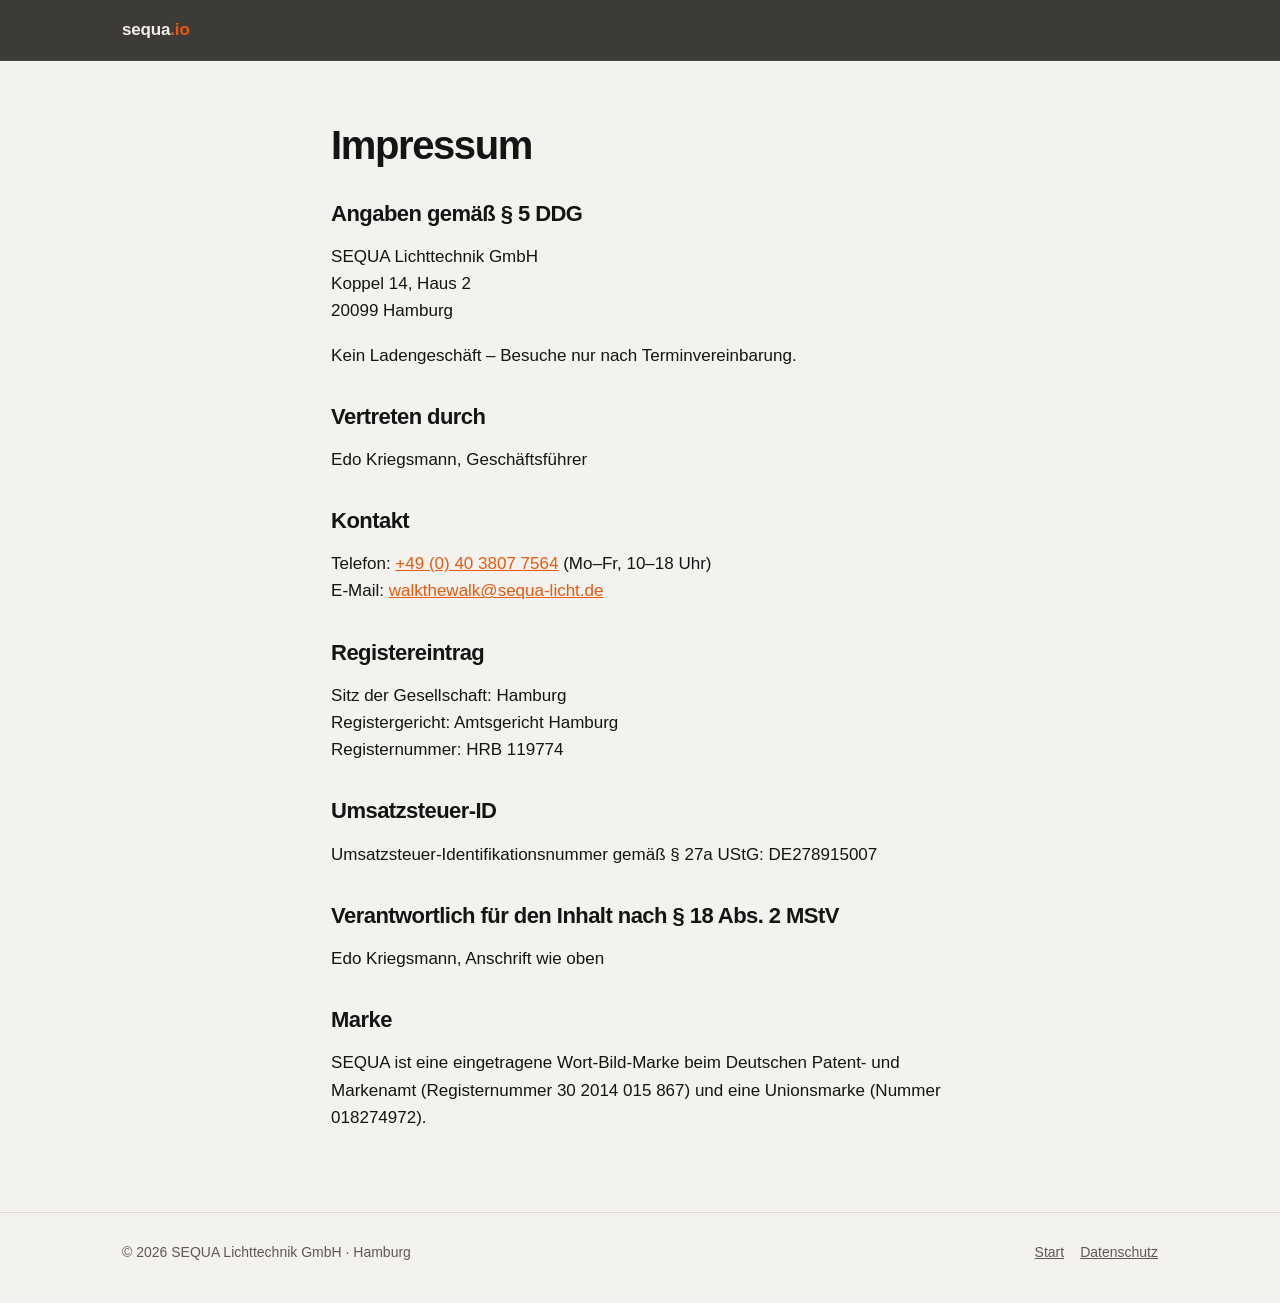
<file: impressum.html>
<!DOCTYPE html>
<html lang="de">
<head>
  <meta charset="utf-8">
  <meta name="viewport" content="width=device-width, initial-scale=1">
  <title>Impressum – sequa.io</title>
  <meta name="robots" content="noindex">
  <link rel="icon" href="data:image/svg+xml,%3Csvg xmlns='http://www.w3.org/2000/svg' viewBox='0 0 32 32'%3E%3Crect width='32' height='32' rx='7' fill='%23e8590c'/%3E%3Ctext x='16' y='22' font-family='Arial' font-weight='700' font-size='16' text-anchor='middle' fill='white'%3ES%3C/text%3E%3C/svg%3E">
  <link rel="stylesheet" href="style.css?v=07cf08b">
</head>
<body>
<header class="top"><div class="wrap"><a class="brand" href="./">sequa<span>.io</span></a></div></header>
<main class="wrap legal">
  <h1>Impressum</h1>
  <h2>Angaben gemäß § 5 DDG</h2>
  <p>SEQUA Lichttechnik GmbH<br>Koppel 14, Haus 2<br>20099 Hamburg</p>
  <p>Kein Ladengeschäft – Besuche nur nach Terminvereinbarung.</p>
  <h2>Vertreten durch</h2>
  <p>Edo Kriegsmann, Geschäftsführer</p>
  <h2>Kontakt</h2>
  <p>Telefon: <a href="tel:+494038077564">+49 (0) 40 3807 7564</a> (Mo–Fr, 10–18 Uhr)<br>
  E-Mail: <a href="mailto:walkthewalk@sequa-licht.de">walkthewalk@sequa-licht.de</a></p>
  <h2>Registereintrag</h2>
  <p>Sitz der Gesellschaft: Hamburg<br>Registergericht: Amtsgericht Hamburg<br>Registernummer: HRB 119774</p>
  <h2>Umsatzsteuer-ID</h2>
  <p>Umsatzsteuer-Identifikationsnummer gemäß § 27a UStG: DE278915007</p>
  <h2>Verantwortlich für den Inhalt nach § 18 Abs. 2 MStV</h2>
  <p>Edo Kriegsmann, Anschrift wie oben</p>
  <h2>Marke</h2>
  <p>SEQUA ist eine eingetragene Wort-Bild-Marke beim Deutschen Patent- und Markenamt (Registernummer 30 2014 015 867) und eine Unionsmarke (Nummer 018274972).</p>
</main>
<footer><div class="wrap"><span>© 2026 SEQUA Lichttechnik GmbH · Hamburg</span><span><a href="./">Start</a><a href="datenschutz.html">Datenschutz</a></span></div></footer>
</body>
</html>
</file>
<file: style.css>
/* edokriegsmann.de – bewusst ohne externe Fonts/Skripte (schnell, DSGVO-freundlich) */
:root {
  --bg: #f4f2ee;
  --surface: #ffffff;
  --ink: #141414;
  --muted: #5d5a55;
  --line: #dcd8d0;
  --accent: #e8590c;
  --accent-ink: #ffffff;
  --radius: 14px;
  --max: 1080px;
  --font: ui-sans-serif, -apple-system, BlinkMacSystemFont, "Segoe UI", Roboto, "Helvetica Neue", Arial, sans-serif;
  --mono: ui-monospace, "SF Mono", Menlo, Consolas, monospace;
}
/* Dunkle Variante: für Geräte im Dunkelmodus und für einzelne Abschnitte (.dark) */
@media (prefers-color-scheme: dark) {
  :root { --bg: #11100e; --surface: #191816; --ink: #f1eee8; --muted: #a49f96; --line: #2a2825; --accent: #ff7a2e; --accent-ink: #120c08; color-scheme: dark; }
}
.dark { --bg: #11100e; --surface: #191816; --ink: #f1eee8; --muted: #a49f96; --line: #2a2825; --accent: #ff7a2e; --accent-ink: #120c08;
  background: var(--bg); color: var(--ink); color-scheme: dark; }
* { box-sizing: border-box; }
html { scroll-behavior: smooth; }
body {
  margin: 0;
  background: var(--bg);
  color: var(--ink);
  font: 17px/1.6 var(--font);
  -webkit-font-smoothing: antialiased;
}
a { color: inherit; }
.wrap { max-width: var(--max); margin: 0 auto; padding: 0 22px; }

/* Kopf */
header.top {
  position: sticky; top: 0; z-index: 10;
  background: color-mix(in srgb, var(--bg) 88%, transparent);
  backdrop-filter: blur(10px);
  border-bottom: 1px solid var(--line);
}
header.top .wrap { display: flex; align-items: center; justify-content: space-between; height: 60px; }
.brand { font-weight: 700; letter-spacing: -0.01em; text-decoration: none; }
.brand span { color: var(--accent); }
nav a { margin-left: 20px; text-decoration: none; color: var(--muted); font-size: 15px; }
nav a:hover { color: var(--ink); }
@media (max-width: 560px) { nav a:not(.cta-link) { display: none; } }

/* Hero */
.hero { padding-top: 96px; padding-bottom: 72px; }
.eyebrow {
  font-family: var(--mono); font-size: 13px; letter-spacing: .08em; text-transform: uppercase;
  color: var(--accent); margin: 0 0 18px;
}
h1 {
  font-size: clamp(40px, 7.5vw, 84px); line-height: 1.02; letter-spacing: -0.035em;
  margin: 0 0 26px; max-width: 14ch;
}
.lead { font-size: clamp(18px, 2.2vw, 22px); color: var(--muted); max-width: 40ch; margin: 0 0 36px; }
.btn {
  display: inline-block; padding: 14px 22px; border-radius: 999px; text-decoration: none;
  font-weight: 600; background: var(--accent); color: var(--accent-ink);
}
.btn.ghost { background: transparent; color: var(--ink); border: 1px solid var(--line); margin-left: 8px; }

/* Abschnitte */
section { padding: 72px 0; border-top: 1px solid var(--line); }
h2 { font-size: clamp(28px, 4vw, 42px); letter-spacing: -0.025em; line-height: 1.1; margin: 0 0 14px; }
.section-intro { color: var(--muted); max-width: 52ch; margin: 0 0 40px; }

/* Prinzipien */
.principles { display: grid; grid-template-columns: repeat(auto-fit, minmax(240px, 1fr)); gap: 28px; }
.principles h3 { margin: 0 0 8px; font-size: 19px; }
.principles p { margin: 0; color: var(--muted); }
.num { font-family: var(--mono); color: var(--accent); font-size: 14px; display: block; margin-bottom: 10px; }

/* Projekte */
.projects { display: grid; grid-template-columns: repeat(auto-fit, minmax(300px, 1fr)); gap: 18px; }
.card {
  background: var(--surface); border: 1px solid var(--line); border-radius: var(--radius);
  padding: 26px; display: flex; flex-direction: column;
}
.card h3 { margin: 12px 0 10px; font-size: 20px; letter-spacing: -0.01em; line-height: 1.25; }
.card p { margin: 0 0 16px; color: var(--muted); font-size: 16px; }
.tags { display: flex; flex-wrap: wrap; gap: 6px; }
.tag {
  font-family: var(--mono); font-size: 12px; padding: 3px 9px; border-radius: 999px;
  border: 1px solid var(--line); color: var(--muted);
}
.tag.phys { border-color: var(--accent); color: var(--accent); }
.stack { margin-top: auto; padding-top: 14px; border-top: 1px dashed var(--line);
  font-family: var(--mono); font-size: 12.5px; color: var(--muted); }

/* Über mich */
.about { display: grid; grid-template-columns: 1fr 1.4fr; gap: 48px; align-items: start; }
@media (max-width: 760px) { .about { grid-template-columns: 1fr; gap: 20px; } }
.about p { margin: 0 0 16px; }
.facts { list-style: none; padding: 0; margin: 0; }
.facts li { padding: 12px 0; border-bottom: 1px solid var(--line); display: flex; justify-content: space-between; gap: 16px; }
.facts li > span:first-child { color: var(--muted); }

/* Kontakt */
.contact { text-align: left; }
.contact .big { font-size: clamp(24px, 4vw, 38px); font-weight: 700; letter-spacing: -0.02em; text-decoration: none; border-bottom: 3px solid var(--accent); }

/* Fuß */
footer { border-top: 1px solid var(--line); padding: 28px 0 40px; color: var(--muted); font-size: 14px; }
footer .wrap { display: flex; justify-content: space-between; flex-wrap: wrap; gap: 12px; }
footer a { color: var(--muted); margin-left: 16px; }

/* Rechtstexte */
.legal { padding-top: 64px; padding-bottom: 64px; max-width: 70ch; }
.legal h1 { font-size: 40px; max-width: none; }
.legal h2 { font-size: 22px; margin-top: 36px; }
.todo { background: #fff3bf; color: #5c4400; padding: 2px 6px; border-radius: 4px; }

/* Porträt bei "Über mich" */
.portrait { margin: 24px 0 0; max-width: 320px; }
.portrait img { width: 100%; height: auto; aspect-ratio: 430 / 600; object-fit: cover; object-position: top; border-radius: var(--radius); display: block; }
@media (max-width: 760px) { .portrait { max-width: 220px; margin-top: 16px; } }

.contact-alt { margin: 22px 0 0; color: var(--muted); }
.contact-alt a { color: var(--ink); font-weight: 600; }

/* ===== Flow-Animation ===== */
.flow-stage {
  --fx-bg: #0c0c0b; --fx-line: #262522; --fx-text: #a8a49c; --fx-dim: #6f6b64; --fx-acc: #ff7a2e;
  position: relative; margin-top: 64px; height: 460px; border-radius: 22px; overflow: hidden; isolation: isolate;
  background:
    radial-gradient(900px 340px at 50% -12%, rgba(255,122,46,.13), transparent 62%),
    radial-gradient(600px 300px at 50% 120%, rgba(255,122,46,.06), transparent 60%),
    var(--fx-bg);
  border: 1px solid var(--fx-line);
  box-shadow: 0 1px 0 rgba(255,255,255,.04) inset, 0 30px 80px -30px rgba(0,0,0,.45);
  color: var(--fx-text);
}
.flow-stage::before {
  content: ""; position: absolute; inset: 0; z-index: -1;
  background-image: radial-gradient(rgba(255,255,255,.07) 1px, transparent 1.2px);
  background-size: 22px 22px;
  -webkit-mask-image: radial-gradient(ellipse 75% 70% at 50% 50%, #000 30%, transparent 85%);
          mask-image: radial-gradient(ellipse 75% 70% at 50% 50%, #000 30%, transparent 85%);
}
.flow-head, .flow-labels {
  position: absolute; left: 28px; right: 28px; font-family: var(--mono); font-size: 11px;
  letter-spacing: .1em; text-transform: uppercase; color: var(--fx-dim);
}
.flow-head { top: 20px; display: flex; justify-content: space-between; }
.flow-head .live { display: inline-flex; align-items: center; gap: 9px; }
.flow-head .live i { width: 7px; height: 7px; border-radius: 50%; background: var(--fx-acc); box-shadow: 0 0 0 0 rgba(255,122,46,.6); animation: fxPulse 2.4s infinite; }
.flow-head b { color: #d9d5cd; font-weight: 500; font-variant-numeric: tabular-nums; }
.flow-labels { top: 58px; display: grid; grid-template-columns: 1fr 1fr 1fr; }
.flow-labels span:nth-child(1) { text-align: right; padding-right: 2px; }
.flow-labels span:nth-child(2) { text-align: center; }
.flow-cols { position: absolute; inset: 92px 28px 26px; display: grid; grid-template-columns: 1fr 1fr 1fr; }
.flow-col { display: flex; flex-direction: column; justify-content: space-around; }
.flow-col.in { align-items: flex-end; }
.flow-col.proc { align-items: center; }
.flow-col.out { align-items: flex-start; }
.flow-svg { position: absolute; inset: 0; z-index: 1; pointer-events: none; overflow: visible; }
.fx-ghost path { fill: none; stroke: rgba(255,255,255,.045); stroke-width: 1; }
.fx-line { fill: none; stroke-width: 1.6; stroke-linecap: round; }
.fx-glow { fill: none; stroke-width: 6; stroke-linecap: round; opacity: .55; }
.fx-trail { fill: none; stroke: #fff; stroke-width: 2.2; stroke-linecap: round; opacity: .95; transition: opacity .4s; }
.fx-head { transition: opacity .2s; }
.fx-flow { transition: opacity .9s ease; }
.fx-flow.fade { opacity: 0; }

.fx-node {
  position: relative; z-index: 2; display: inline-flex; align-items: center; white-space: nowrap;
  padding: 7px 13px 7px 11px; border-radius: 999px; font-size: 13px; line-height: 1.2; color: var(--fx-text);
  background: rgba(24,23,21,.82); border: 1px solid #2d2c29;
  -webkit-backdrop-filter: blur(6px); backdrop-filter: blur(6px);
  transition: color .5s, border-color .5s, background .5s, box-shadow .8s, transform .5s cubic-bezier(.2,.8,.2,1);
}
.fx-node .dot { width: 6px; height: 6px; border-radius: 50%; margin-right: 9px; background: #4b4945; transition: background .4s, box-shadow .4s; }
.fx-node .meta { display: inline-block; max-width: 0; opacity: 0; overflow: hidden; vertical-align: bottom;
  font-family: var(--mono); font-size: 11px; color: #ffb48a; transition: max-width .7s cubic-bezier(.2,.8,.2,1), opacity .5s; }
.fx-node .meta > span { display: inline-block; padding-left: 10px; }
.fx-node.on { color: #fff; border-color: rgba(255,122,46,.75); background: rgba(44,26,16,.92);
  box-shadow: 0 0 0 4px rgba(255,122,46,.07), 0 0 28px -2px rgba(255,122,46,.35); }
.fx-node.on .dot { background: var(--fx-acc); box-shadow: 0 0 10px 1px var(--fx-acc); }
.fx-node.on .meta { max-width: 180px; opacity: 1; }
.fx-node.in.on { transform: translateX(-2px); }
.fx-node.out.on { transform: translateX(2px); }

.fx-node.proc { border-radius: 11px; padding: 9px 14px; font-family: var(--mono); font-size: 12px; letter-spacing: .06em; text-transform: uppercase; overflow: hidden; }
.fx-node.proc .dot { border-radius: 2px; transform: rotate(45deg); }
.fx-node.proc.think::after {
  content: ""; position: absolute; inset: 0;
  background: linear-gradient(100deg, transparent 20%, rgba(255,190,150,.28) 50%, transparent 80%);
  transform: translateX(-100%); animation: fxSweep .75s cubic-bezier(.4,0,.2,1) infinite;
}
@keyframes fxSweep { to { transform: translateX(100%); } }
@keyframes fxPulse { 0% { box-shadow: 0 0 0 0 rgba(255,122,46,.55); } 70%,100% { box-shadow: 0 0 0 9px rgba(255,122,46,0); } }

@media (max-width: 700px) {
  .flow-stage { height: 420px; margin-top: 44px; border-radius: 18px; }
  .flow-head, .flow-labels { left: 14px; right: 14px; font-size: 9.5px; letter-spacing: .06em; }
  .flow-head .hint { display: none; }
  .flow-cols { inset: 84px 10px 18px; }
  .fx-node { font-size: 11px; padding: 5px 9px 5px 8px; }
  .fx-node .dot { width: 5px; height: 5px; margin-right: 6px; }
  .fx-node.proc { font-size: 9.5px; padding: 6px 8px; letter-spacing: .03em; }
  .fx-node .meta { display: none; }
}
@media (prefers-reduced-motion: reduce) { .fx-node, .fx-flow { transition: none; } .flow-head .live i { animation: none; } }
.fx-node .l-short { display: none; }
@media (max-width: 700px) { .fx-node .l-long { display: none; } .fx-node .l-short { display: inline; } }

/* ===== Dunkle Bühne über volle Breite ===== */
section.hero-dark {
  position: relative; padding: 0; border-top: 0; overflow: hidden; isolation: isolate;
  background: linear-gradient(180deg, #1a1816 0%, #12110f 45%, #0e0d0c 100%); color: #f2efe9;
}
.hero-dark::before {
  content: ""; position: absolute; inset: 0; z-index: -1;
  background-image: radial-gradient(rgba(255,255,255,.09) 1px, transparent 1.2px);
  background-size: 24px 24px;
  -webkit-mask-image: radial-gradient(ellipse 90% 85% at 50% 55%, #000 25%, transparent 90%);
          mask-image: radial-gradient(ellipse 90% 85% at 50% 55%, #000 25%, transparent 90%);
}
.hero-dark::after {
  content: ""; position: absolute; inset: 0; z-index: -2; pointer-events: none;
  background:
    radial-gradient(1100px 520px at 18% -6%, rgba(255,150,90,.30), transparent 62%),
    radial-gradient(800px 420px at 88% 8%, rgba(255,214,180,.10), transparent 65%),
    radial-gradient(1000px 520px at 52% 72%, rgba(255,122,46,.17), transparent 66%),
    radial-gradient(1400px 360px at 50% 100%, rgba(255,140,70,.10), transparent 70%),
    linear-gradient(180deg, rgba(255,255,255,.035), transparent 40%);
}
.hero-dark .hero { position: relative; z-index: 3; padding-top: 92px; padding-bottom: 0; }
.hero-dark h1 { color: #f4f1eb; }
.hero-dark .lead { color: #bdb8af; }
.hero-dark .btn.ghost { color: #eeeae3; border-color: #3a3835; }
.hero-dark .btn.ghost:hover { border-color: #5a5752; }

.hero-dark .flow-stage {
  margin-top: -56px; height: 560px; border: 0; border-radius: 0; box-shadow: none; background: transparent;
  -webkit-mask-image: linear-gradient(to bottom, transparent 0, #000 16%, #000 88%, transparent 100%);
          mask-image: linear-gradient(to bottom, transparent 0, #000 16%, #000 88%, transparent 100%);
}
.hero-dark .flow-stage::before { content: none; }
.hero-dark .flow-head { top: auto; bottom: 34px; left: var(--edge); right: var(--edge); }
.hero-dark .flow-labels { top: 96px; left: var(--edge); right: var(--edge); grid-template-columns: .9fr 2fr .9fr; }
.hero-dark .flow-cols { inset: 128px var(--edge) 78px; grid-template-columns: minmax(0,.9fr) minmax(0,2fr) minmax(0,.9fr); }
/* Inhalt der Bühne auf die Breite des übrigen Inhalts (1080 px) ausrichten – Hintergrund bleibt vollbreit */
.hero-dark .flow-stage { --edge: max(22px, calc((100% - var(--max)) / 2 + 22px)); }
.hero-dark .fx-node { background: rgba(34,32,29,.78); border-color: #3a3733; color: #c4bfb6; }
.hero-dark .fx-node.on { background: rgba(58,34,20,.92); border-color: rgba(255,140,70,.85); }
.hero-dark .fx-ghost path { stroke: rgba(255,230,210,.07); }
.hero-dark .flow-head, .hero-dark .flow-labels { color: #8c877f; }

/* Kopfzeile über der dunklen Bühne */
header.top { transition: background .4s, border-color .4s; }
header.top .brand, header.top nav a { transition: color .4s; }
header.top.on-dark { background: rgba(26,24,22,.92); border-bottom-color: rgba(255,255,255,.07); }
header.top.on-dark .brand { color: #f2efe9; }
header.top.on-dark nav a { color: #8f8b84; }
header.top.on-dark nav a:hover { color: #f2efe9; }

@media (max-width: 700px) {
  .hero-dark .hero { padding-top: 64px; }
  .hero-dark .flow-stage { margin-top: -24px; height: 480px; }
  .hero-dark .flow-labels { top: 70px; left: 12px; right: 12px; grid-template-columns: 1fr 1fr 1fr; }
  .hero-dark .flow-cols { inset: 98px 10px 66px; grid-template-columns: 1fr 1fr 1fr; }
  .hero-dark .flow-head { left: 16px; right: 16px; bottom: 28px; }
}


/* ===== Moderne Gestaltung für die übrige Seite ===== */
header.top { background: rgba(20,19,17,.82); border-bottom-color: rgba(255,255,255,.06); }
header.top .brand { color: #f2efe9; }
header.top nav a { color: #8f8a82; }
header.top nav a:hover { color: #f2efe9; }

/* Übergang von der Bühne in den hellen Teil */
section.hero-dark { background: linear-gradient(180deg, #1a1816 0%, #13120f 70%, #11100e 100%); }

main > section:not(.hero-dark) { position: relative; isolation: isolate; border-top: 1px solid var(--line); }
main > section:not(.hero-dark)::before {
  content: ""; position: absolute; inset: 0; z-index: -1; pointer-events: none;
  background: radial-gradient(760px 340px at var(--gx, 85%) 0%, color-mix(in srgb, var(--accent) 9%, transparent), transparent 70%);
}
#ansatz { --gx: 12%; } #unternehmen { --gx: 88%; } #projekte { --gx: 20%; } #ueber { --gx: 85%; } #kontakt { --gx: 50%; }

/* Hell–Dunkel-Rhythmus: Bühne dunkel, Inhalt hell, Kontakt als dunkles Band */
section.dark { border-top-color: rgba(255,255,255,.06); }
section.dark::after {
  content: ""; position: absolute; inset: 0; z-index: -1; pointer-events: none;
  background-image: radial-gradient(rgba(255,255,255,.06) 1px, transparent 1.2px); background-size: 24px 24px;
  -webkit-mask-image: radial-gradient(ellipse 80% 70% at 50% 40%, #000 20%, transparent 85%);
          mask-image: radial-gradient(ellipse 80% 70% at 50% 40%, #000 20%, transparent 85%);
}
#kontakt.dark { background: linear-gradient(180deg, #11100e, #1a1715); }
footer.dark { border-top-color: rgba(255,255,255,.06); }

/* Karten: Tiefe und Licht statt flacher Kästen */
.card {
  background: linear-gradient(180deg, color-mix(in srgb, var(--surface) 100%, transparent), color-mix(in srgb, var(--surface) 85%, var(--bg)));
  border: 1px solid var(--line);
  box-shadow: 0 1px 0 rgba(255,255,255,.5) inset, 0 12px 30px -22px rgba(0,0,0,.25);
  transition: border-color .35s, transform .35s cubic-bezier(.2,.8,.2,1), box-shadow .35s;
}
.card:hover { border-color: color-mix(in srgb, var(--accent) 55%, var(--line)); transform: translateY(-3px);
  box-shadow: 0 1px 0 rgba(255,255,255,.5) inset, 0 22px 50px -26px color-mix(in srgb, var(--accent) 55%, transparent); }
.dark .card {
  background: linear-gradient(180deg, rgba(255,255,255,.05), rgba(255,255,255,.015));
  border-color: rgba(255,255,255,.08); box-shadow: 0 1px 0 rgba(255,255,255,.05) inset;
}
.dark .card:hover { border-color: rgba(255,122,46,.5); box-shadow: 0 1px 0 rgba(255,255,255,.06) inset, 0 20px 60px -26px rgba(255,122,46,.45); }
.dark .tag { border-color: rgba(255,255,255,.12); color: #8f8a82; }
.dark .tag.phys { border-color: rgba(255,122,46,.6); color: #ff9a5c; }
.dark .stack { border-top-color: rgba(255,255,255,.08); color: #8a857d; }
.stack a { color: var(--accent); text-decoration: none; }
.stack a:hover { text-decoration: underline; }

.principles > div { padding: 22px; border-radius: var(--radius); border: 1px solid var(--line);
  background: linear-gradient(180deg, color-mix(in srgb, var(--surface) 70%, transparent), transparent); }

.portrait img { box-shadow: 0 0 0 1px var(--line), 0 30px 60px -30px rgba(0,0,0,.45); }
.btn { box-shadow: 0 10px 30px -12px color-mix(in srgb, var(--accent) 80%, transparent); }
.btn.ghost { box-shadow: none; }
.dark .contact .big:hover { color: #ffb48a; }
.legal a { color: var(--accent); }
.legal a.btn { color: var(--accent-ink); text-decoration: none; }

/* Live-Etikett aus dem Drucker */
.fx-label { position: absolute; z-index: 5; width: 200px; pointer-events: none;
  clip-path: inset(0 0 100% 0); transform: translateY(-6px); opacity: 1;
  transition: clip-path 2.4s cubic-bezier(.45,.05,.55,.95), transform 2.4s cubic-bezier(.45,.05,.55,.95), opacity .8s; }
.fx-label.print { clip-path: inset(0 0 -40px 0); transform: translateY(0); }
.fx-label.gone { opacity: 0; transform: translateY(10px); }
.fx-paper { position: relative; display: grid; gap: 4px; padding: 14px 14px 12px; border-radius: 3px 3px 6px 6px;
  background: linear-gradient(180deg, #fbf8f1, #efe9dd); color: #161412; font-family: var(--mono); font-size: 11px; line-height: 1.35;
  box-shadow: 0 0 0 1px rgba(0,0,0,.25), 0 24px 50px -16px rgba(0,0,0,.75), 0 0 40px -6px rgba(255,140,70,.35); }
.fx-paper::before { content: ""; position: absolute; left: 0; right: 0; top: -1px; height: 4px;
  background: radial-gradient(circle at 4px 0, transparent 3px, #fbf8f1 3.5px) 0 0 / 8px 4px repeat-x; }
.fx-paper b { font-size: 12px; letter-spacing: .08em; padding-bottom: 6px; margin-bottom: 2px; border-bottom: 1.5px solid #161412; }
.fx-barcode { display: block; height: 24px; margin-top: 6px;
  background: repeating-linear-gradient(90deg, #161412 0 2px, transparent 2px 3px, #161412 3px 4px, transparent 4px 7px, #161412 7px 10px, transparent 10px 11px); }
.flow-head .live.real { color: #ffb48a; }
.flow-head .live.real i { background: #ff4d2e; }
@media (max-width: 700px) { .fx-label { width: 180px; } .fx-paper { font-size: 10px; } }
/* Klingeln: Anruf-Knoten pulsiert während des Gesprächs */
.fx-node.ring { animation: fxRing 1.6s ease-in-out infinite; }
@keyframes fxRing { 0%,100% { box-shadow: 0 0 0 4px rgba(255,122,46,.08), 0 0 28px -2px rgba(255,122,46,.35); }
  50% { box-shadow: 0 0 0 10px rgba(255,122,46,.0), 0 0 46px 2px rgba(255,122,46,.6); } }

/* Fokus auf den echten Anruf: alles andere tritt zurück */
.fx-node { transition: color .5s, border-color .5s, background .5s, box-shadow .8s, transform .5s cubic-bezier(.2,.8,.2,1), opacity .6s, filter .6s; }
.flow-stage.focus .fx-node:not(.on) { opacity: .22; filter: blur(.4px) saturate(.6); }
.flow-stage.focus .fx-ghost path { stroke: rgba(255,230,210,.025); transition: stroke .6s; }
.flow-stage.focus .flow-labels { opacity: .35; transition: opacity .6s; }
.flow-stage.focus .fx-node.on { box-shadow: 0 0 0 5px rgba(255,122,46,.10), 0 0 46px 4px rgba(255,122,46,.45); }
.flow-stage.focus .fx-glow { opacity: .85; }
.flow-stage.focus .fx-line { stroke-width: 2.2; }
.fx-node.ring { transform: scale(1.12); animation: fxRing 1.2s ease-in-out infinite; }
.fx-node.in.ring { transform: translateX(-4px) scale(1.12); transform-origin: right center; }
@keyframes fxRing { 0%,100% { box-shadow: 0 0 0 4px rgba(255,122,46,.12), 0 0 30px 0 rgba(255,122,46,.45); }
  50% { box-shadow: 0 0 0 14px rgba(255,122,46,0), 0 0 60px 6px rgba(255,122,46,.7); } }
.flow-stage.focus::after { content: ""; position: absolute; inset: 0; z-index: 0; pointer-events: none;
  background: radial-gradient(600px 300px at 50% 55%, rgba(255,122,46,.10), transparent 70%); animation: fxGlowIn .8s ease both; }
@keyframes fxGlowIn { from { opacity: 0; } to { opacity: 1; } }

/* Dezenter Hinweis auf das KI-Telefon im Kopfbereich */
.hero-call { margin: 22px 0 0; font-family: var(--mono); font-size: 13px; letter-spacing: .02em; color: #8f8a82; display: flex; align-items: center; flex-wrap: wrap; gap: 0 8px; }
.hero-call i { width: 7px; height: 7px; border-radius: 50%; background: var(--accent); box-shadow: 0 0 0 0 rgba(255,122,46,.6); animation: fxPulse 2.4s infinite; }
.hero-call a { color: #f2efe9; text-decoration: none; border-bottom: 1px solid rgba(255,122,46,.6); }
.hero-call a:hover { color: #ffb48a; }
@media (max-width: 560px) { .hero-call span { display: none; } }

/* Kontakt: links Text + Kontaktwege, rechts Formular */
.contact-grid { display: grid; grid-template-columns: .85fr 1.15fr; gap: 48px; align-items: start; }
.contact-side .section-intro { margin-bottom: 28px; }
.contact-cards { display: grid; gap: 12px; }
.contact-card { text-decoration: none; color: inherit; gap: 8px; padding: 18px 20px; flex-direction: row; align-items: center; justify-content: space-between; }
.contact-card strong { font-size: 18px; letter-spacing: -0.01em; color: var(--ink); white-space: nowrap; }
.contact-card:hover strong { color: #ffb48a; }
@media (max-width: 860px) { .contact-grid { grid-template-columns: 1fr; gap: 32px; } }

/* Formular */
.cform { padding: 28px; gap: 18px; }
.cform fieldset { border: 0; margin: 0; padding: 0; }
.cform legend, .cform .field > span { display: block; font-family: var(--mono); font-size: 11.5px; letter-spacing: .06em; text-transform: uppercase; color: #8f8a82; margin-bottom: 8px; }
.cform em { font-style: normal; text-transform: none; letter-spacing: 0; opacity: .7; }
.chips { display: flex; flex-wrap: wrap; gap: 8px; }
.chips label { cursor: pointer; }
.chips input { position: absolute; opacity: 0; pointer-events: none; }
.chips span { display: inline-block; padding: 8px 14px; border-radius: 999px; font-size: 14px; color: #c9c4bb;
  border: 1px solid rgba(255,255,255,.12); background: rgba(255,255,255,.03); transition: all .25s; }
.chips label:hover span { border-color: rgba(255,122,46,.5); color: #fff; }
.chips input:checked + span { background: rgba(255,122,46,.16); border-color: rgba(255,122,46,.85); color: #fff;
  box-shadow: 0 0 22px -6px rgba(255,122,46,.6); }
.chips input:focus-visible + span { outline: 2px solid var(--accent); outline-offset: 2px; }
.seg span { min-width: 104px; text-align: center; }
.row { display: grid; grid-template-columns: 1fr 1fr; gap: 14px; }
.field { display: block; }
.field input, .field textarea, .field select {
  width: 100%; font: inherit; font-size: 15px; color: var(--ink); padding: 11px 13px; border-radius: 10px;
  background: rgba(0,0,0,.25); border: 1px solid rgba(255,255,255,.12); transition: border-color .25s, box-shadow .25s; }
.field textarea { resize: vertical; min-height: 84px; }
.field select { appearance: none; background-image: linear-gradient(45deg, transparent 50%, #8f8a82 50%), linear-gradient(135deg, #8f8a82 50%, transparent 50%);
  background-position: calc(100% - 18px) 52%, calc(100% - 13px) 52%; background-size: 5px 5px; background-repeat: no-repeat; background-color: rgba(0,0,0,.25); }
.field select option { background: #1b1a18; color: var(--ink); }
.field input::placeholder, .field textarea::placeholder { color: #6f6b64; }
.field input:focus, .field textarea:focus, .field select:focus { outline: none; border-color: rgba(255,122,46,.8); box-shadow: 0 0 0 3px rgba(255,122,46,.15); }
.cform.privat .only-job { display: none; }
.cform.privat .row:first-of-type { grid-template-columns: 1fr; }
.hp { position: absolute; left: -9999px; width: 1px; height: 1px; overflow: hidden; }
.cform-foot { display: flex; align-items: center; gap: 18px; flex-wrap: wrap; margin-top: 4px; }
.cform-foot .btn { border: 0; cursor: pointer; font: inherit; font-weight: 600; }
.cform-foot .btn:disabled { opacity: .6; cursor: wait; }
.cform-foot small { color: #8a857d; font-size: 13px; }
.cform-foot small a { color: #c9c4bb; }
.cform-msg { margin: 0; font-size: 14px; min-height: 1px; }
.cform-msg.err { color: #ff9a7a; }
.cform-done { padding: 18px 4px; }
.cform-done h3 { font-size: 26px; margin: 14px 0 8px; color: var(--ink); }
.cform-done p { color: var(--muted); margin: 0; }
.cform.sent { justify-content: center; min-height: 260px; }
@media (max-width: 560px) { .cform { padding: 20px; } .row { grid-template-columns: 1fr; } .chips span { font-size: 13.5px; padding: 7px 12px; } }

/* Faktenliste: Werte rechtsbündig, Firmenliste sauber umbrechen */
.facts li { align-items: baseline; }
.facts li > span:last-child { text-align: right; }
.facts .list { display: flex; flex-wrap: wrap; justify-content: flex-end; column-gap: .35em; }
.facts .list > span { white-space: nowrap; }
.facts .list > span:not(:last-child)::after { content: "·"; margin-left: .35em; color: var(--muted); }
@media (max-width: 520px) { .facts .list { flex-direction: column; align-items: flex-end; } .facts .list > span::after { content: none !important; } }

/* Mobil: Auslöser an den linken, Wirkung an den rechten Rand */
@media (max-width: 700px) {
  .hero-dark .flow-cols { inset: 98px 16px 66px; }
  .hero-dark .flow-labels { left: 16px; right: 16px; }
  .hero-dark .flow-col.in { align-items: flex-start; }
  .hero-dark .flow-col.out { align-items: flex-end; }
  .hero-dark .flow-labels span:nth-child(1) { text-align: left; padding-right: 0; }
  .hero-dark .flow-labels span:nth-child(3) { text-align: right; }
  .fx-node.in.on { transform: translateX(2px); }
  .fx-node.out.on { transform: translateX(-2px); }
  .fx-node.in.ring { transform: translateX(4px) scale(1.12); transform-origin: left center; }
}

/* Themenauswahl als Kacheln mit Unterzeile */
.chips.tiles { display: grid; grid-template-columns: 1fr 1fr; gap: 8px; }
.chips.tiles span { display: block; height: 100%; border-radius: 12px; padding: 10px 13px; }
.chips.tiles b { display: block; font-weight: 600; font-size: 14px; color: inherit; }
.chips.tiles small { display: block; font-size: 12px; color: #8a857d; margin-top: 2px; line-height: 1.35; }
.chips.tiles input:checked + span small { color: #ffc9a8; }
@media (max-width: 560px) { .chips.tiles { grid-template-columns: 1fr; } }

/* Spalten dürfen nicht mitwachsen, wenn eine Statusmeldung aufklappt (sonst springt die Bühne) */
.flow-cols { grid-template-columns: repeat(3, minmax(0, 1fr)); }
.flow-col { min-width: 0; }
@media (max-width: 700px) { .hero-dark .flow-cols { grid-template-columns: repeat(3, minmax(0, 1fr)); } }

/* Über sequa.io: Text + Eckdaten, darunter Unternehmen */
.about-facts { margin-top: 64px; }
.sub-head { margin: 56px 0 20px; font-size: 1.15rem; }
@media (max-width: 760px) { .about-facts { margin-top: 8px; } .sub-head { margin-top: 40px; } }

/* Projekte: heller Abschnitt mit leicht abgesetztem Ton zum Ansatz darüber */
section.alt { background: #ebe7e0; }
@media (prefers-color-scheme: dark) { section.alt { background: #161513; } }

/* Häufige Fragen: links Überschrift (mitlaufend), rechts aufklappbare Antworten – ohne JavaScript */
.faq { display: grid; grid-template-columns: minmax(0,1fr) minmax(0,1.6fr); gap: 48px; align-items: start; }
.faq-head { position: sticky; top: 92px; }
.faq-list { border-top: 1px solid var(--line); }
.faq-list details { border-bottom: 1px solid var(--line); }
.faq-list summary { list-style: none; cursor: pointer; display: flex; justify-content: space-between; align-items: center; gap: 20px; padding: 18px 0; font-weight: 600; font-size: 1.02rem; }
.faq-list summary::-webkit-details-marker { display: none; }
.faq-list summary::after { content: "+"; flex: none; width: 28px; height: 28px; border-radius: 50%; border: 1px solid var(--line); display: grid; place-items: center; color: var(--accent); font-weight: 500; font-size: 18px; line-height: 1; transition: transform .25s, background .25s; }
.faq-list details[open] summary::after { transform: rotate(45deg); background: color-mix(in srgb, var(--accent) 10%, transparent); }
.faq-list summary:hover { color: var(--accent); }
.faq-list summary:focus-visible { outline: 2px solid var(--accent); outline-offset: 4px; border-radius: 6px; }
.faq-list details p { margin: -4px 0 20px; color: var(--muted); max-width: 62ch; }
#fragen { --gx: 80%; }
@media (max-width: 760px) { .faq { grid-template-columns: 1fr; gap: 8px; } .faq-head { position: static; } }

/* Zeitersparnis je Projekt (Rechenbeispiel) */
.ersparnis { margin: 0; padding: 14px 16px; border-radius: 12px; background: color-mix(in srgb, var(--accent) 10%, transparent); border: 1px solid color-mix(in srgb, var(--accent) 30%, transparent); display: flex; flex-direction: column; }
.ersparnis strong { font-size: 30px; line-height: 1.1; letter-spacing: -0.02em; color: var(--accent); white-space: nowrap; }
.ersparnis span { font-weight: 600; color: var(--ink); font-size: 15px; margin-top: 2px; }
.ersparnis small { margin-top: 8px; font-family: var(--mono); font-size: 12px; line-height: 1.5; color: var(--muted); }

/* Projektkarten: gleiche Anordnung über alle Karten einer Reihe (Subgrid) */
#projekte .card { display: grid; grid-row: span 5; grid-template-rows: subgrid; row-gap: 0; }
#projekte .card > .tags { grid-row: 1; }
#projekte .card > h3 { grid-row: 2; }
#projekte .card > p { grid-row: 3; }
#projekte .card > .ersparnis { grid-row: 4; }
#projekte .card > .stack { grid-row: 5; margin-top: 14px; }
</file>
